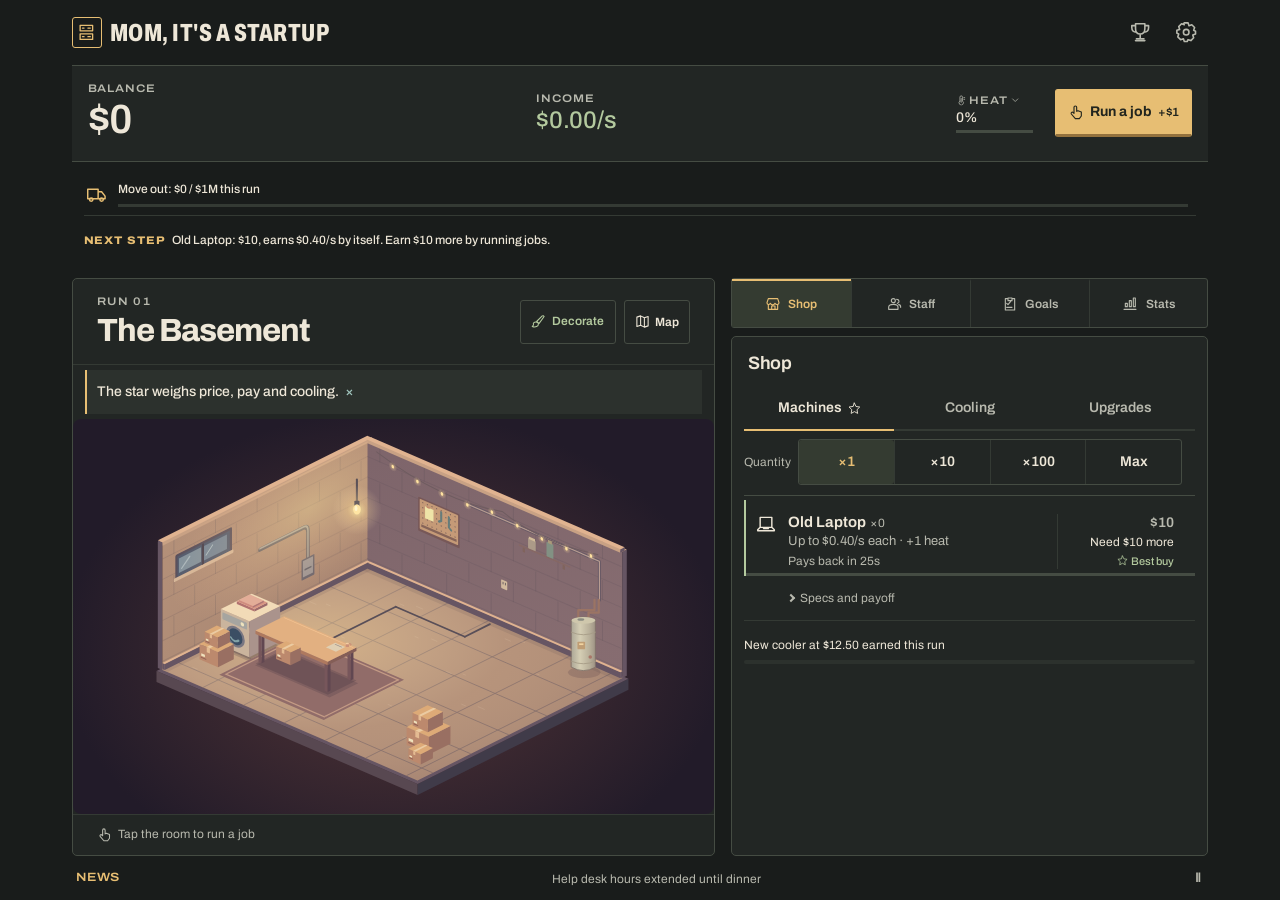
<file: index.html>
<!doctype html>
<html lang="en" data-release="live">
<head>
  <meta charset="utf-8">
  <meta name="viewport" content="width=device-width, initial-scale=1, viewport-fit=cover">
  <title>Mom, It's a Startup</title>
  <meta name="color-scheme" content="dark">
  <meta name="theme-color" content="#191c1b">
  <link rel="manifest" data-href="./manifest.webmanifest">
  <link rel="icon" type="image/png" sizes="32x32" href="./icons/favicon.png">
  <link rel="apple-touch-icon" sizes="180x180" href="./icons/apple-touch-icon.png">
  <link rel="stylesheet" href="style.css">
  <link rel="stylesheet" href="design-assets.css">
  <link rel="stylesheet" href="room-scene.css">
  <link rel="stylesheet" href="shell.css">
</head>
<body class="game-screen">
  <main class="layout">
    <header class="topbar">
      <div class="identity"><span class="brand-mark"><svg class="ui-icon" aria-hidden="true" focusable="false"><use href="#icon-server"></use></svg></span><h1 class="brand">Mom, It's a Startup</h1><span id="preview-badge" hidden>Preview</span></div>
      <div class="header-tools">
        <button type="button" id="achievements-btn" aria-label="Achievements" aria-haspopup="dialog" aria-controls="achievements-dialog"><svg class="ui-icon" aria-hidden="true" focusable="false"><use href="#icon-trophy"></use></svg><span class="news-sr" id="achievement-count">0/0</span></button>
        <button type="button" id="settings-btn" aria-label="Settings" aria-haspopup="dialog" aria-controls="settings-dialog"><svg class="ui-icon" aria-hidden="true" focusable="false"><use href="#icon-settings"></use></svg></button>
      </div>
    </header>
    <section class="hud" aria-label="Startup finances and heat">
      <div class="balance"><span class="hud-label">Balance</span><strong id="money">$0</strong></div>
      <div class="income"><span class="hud-label">Income</span><strong id="income">$0/s</strong><span id="tap-boost" hidden></span><span class="news-sr" id="income-source">from machines</span><span id="income-flow" aria-hidden="true"></span></div>
      <div class="heat-chip-wrap">
        <button type="button" id="heat-chip" aria-controls="thermal-panel" aria-expanded="false" aria-label="Heat and power">
          <span class="heat-caption"><svg class="ui-icon" aria-hidden="true" focusable="false"><use href="#icon-heat"></use></svg> Heat <svg class="ui-icon" aria-hidden="true" focusable="false"><use href="#icon-chevron"></use></svg></span><strong id="heat-percent">0%</strong><span class="bar"><span class="bar-fill" id="heat-fill"></span></span>
          <span id="fireproof-badge" class="signature-chip" hidden>Fireproof</span>
        </button>
        <div id="thermal-panel" hidden>
          <h2>Heat and power</h2>
          <span id="heat-text"></span>
          <span id="orbital-heat-rule" hidden></span>
          <div id="fire-risk" hidden>
            <div class="meter-label"><span>Fire risk</span><span id="fire-risk-value"></span></div>
            <div class="bar" aria-hidden="true"><div class="bar-fill" id="fire-risk-fill"></div></div>
          </div>
          <div class="thermal-readout">
            <span id="cooling-reserve"></span>
            <span class="throttle" id="throttle" hidden></span>
          </div>
          <span id="sysadmin-receipt" hidden></span>
        <div id="power-control" hidden>
          <div class="power-caption">
            <label for="power-slider">Power <span id="power-value" aria-hidden="true"></span></label>
            <span id="power-readout"></span>
          </div>
          <div class="power-track">
            <div class="power-rail" aria-hidden="true">
              <span id="power-best"><span>best</span></span>
            </div>
            <input id="power-slider" type="range" aria-describedby="power-readout power-target power-cap-label">
          </div>
          <span id="power-target" class="news-sr"></span>
          <span id="power-cap-label" hidden></span>
        </div>
          <button type="button" class="btn" id="heat-close">Done</button>
        </div>
      </div>
      <div class="hud-job">        <button type="button" class="job-btn" id="job-btn" aria-describedby="tap-equivalent" aria-keyshortcuts="Space">
          <svg class="ui-icon" aria-hidden="true" focusable="false"><use href="#icon-tap"></use></svg><span class="job-title">Run a job</span>
          <span class="job-value" id="job-value">+$1</span>
          <span id="tap-receipt" aria-hidden="true"></span>
          <span id="tap-streak" aria-hidden="true"></span>
          <span id="streak-meter" aria-hidden="true"></span>
        </button>
</div>
    </section>
        <section class="goal-strip" id="goal-strip" data-phase="move" aria-labelledby="goal-title">
      <span class="goal-icon" id="goal-icon" aria-hidden="true"></span>
      <div class="goal-copy">
        <h2 id="goal-title">Move out</h2>
        <div class="goal-track" id="goal-track" role="progressbar" aria-labelledby="goal-title" aria-valuemin="0" aria-valuemax="100" aria-valuenow="0">
          <div class="goal-fill" id="goal-fill"></div>
        </div>
        <p id="goal-detail" hidden></p>
        <p id="board-completion" hidden></p>
      </div>
      <div class="goal-actions" id="goal-actions">
        <button type="button" id="move-btn" class="move-btn" aria-describedby="goal-title" hidden>Move out</button>
        <button type="button" id="sell-btn" class="btn" aria-describedby="goal-title" hidden>Sell startup</button>
        <button type="button" id="board-btn" class="btn" hidden>Board Room</button>
      </div>
      <div class="next-step" id="next-step" hidden>
        <p><span class="next-step-label">Next step</span> <span id="next-step-text"></span></p>
        <button type="button" id="next-step-action" aria-describedby="next-step-text" hidden></button>
      </div>
      <span class="news-sr" id="next-step-announcement" role="status" aria-atomic="true"></span>
    </section>

    <div class="game-board">
      <section class="room-panel" aria-labelledby="room-title">
        <header class="scene-heading">
          <div class="location-copy"><span class="room-kicker" id="run-number">Run 01</span>
            <h2 id="room-title">The Basement</h2><p id="room-terms" hidden></p></div>
          <div class="location-actions"><span id="reputation" hidden></span>
            <button type="button" class="decor-toggle" id="decorate-btn" aria-expanded="false" aria-controls="decor-workbench"><svg class="ui-icon" aria-hidden="true" focusable="false"><use href="#icon-brush"></use></svg><span>Decorate</span><i id="decor-dot" class="nav-dot" aria-label="New decorations" hidden></i></button>
            <button type="button" class="decor-action" id="decor-done" hidden><svg class="ui-icon" aria-hidden="true" focusable="false"><use href="#icon-check"></use></svg>Done</button>
            <button type="button" id="location-map" aria-label="Open the location map" aria-haspopup="dialog" aria-controls="modal"><svg class="ui-icon" aria-hidden="true" focusable="false"><use href="#icon-map"></use></svg><span>Map</span><span id="location" class="news-sr">Parents' Basement</span></button>
          </div>
        </header>
        <div id="notice-slot">
        <div id="fire-alarm" hidden>
          <strong role="alert">FIRE ALARM: lower Power or add cooling!</strong>
          <span id="fire-countdown" role="timer" aria-live="off"></span>
        </div>
  <button type="button" id="first-tip" hidden><span id="first-tip-text"></span><span aria-hidden="true"> ×</span></button>
  <span class="news-sr" id="tip-announcement" role="status" aria-atomic="true"></span>
  <div id="decor-toast" role="status" aria-atomic="true" hidden><span id="decor-toast-icon" aria-hidden="true"></span><span id="decor-toast-text"></span></div>
  <div id="achievement-toast" role="status" aria-atomic="true">
    <span id="achievement-toast-icon" aria-hidden="true"></span>
    <span id="achievement-toast-text"></span>
  </div>

<div id="moment-banner" role="status" aria-atomic="true"></div></div>
                <div class="room-stage">
          <div class="room" id="room" data-location="basement" data-stage="0">
            <div class="room-inventory" id="room-inventory"></div>
            <div class="fire-atmosphere" aria-hidden="true">
              <div class="fire-char"></div>
              <div class="fire-smoke"><i></i><i></i><i></i><i></i></div>
              <div class="fire-flames"></div>
            </div>
            <div class="fire-report">
              <strong id="fire-moment" role="status"></strong>
              <span id="fire-payout" role="status"></span>
            </div>
          </div>
          <div class="priority-track" id="priority-track" hidden>
            <button type="button" id="priority-request" aria-label="Catch priority request" hidden>
              <span class="priority-chip" aria-hidden="true">ϟ</span>
            </button>
          </div>
          <span id="priority-receipt" role="status"></span>
        </div>

        <div class="room-foot"><span><svg class="ui-icon" aria-hidden="true" focusable="false"><use href="#icon-tap"></use></svg> Tap the room to run a job</span><span id="tap-multiplier" class="signature-chip" hidden>2× taps</span><span id="tap-equivalent" hidden></span></div>
        <div id="decor-tools" hidden><span><svg class="ui-icon" aria-hidden="true" focusable="false"><use href="#icon-brush"></use></svg><span id="decor-room-help">Tap a spot to decorate</span></span><button type="button" class="decor-action" id="decor-snapshot"><svg class="ui-icon" aria-hidden="true" focusable="false"><use href="#icon-camera"></use></svg> Snapshot</button></div>
        <p id="fire-rebuild" hidden></p>
          <section id="incident-banner" class="incident" aria-labelledby="incident-title" hidden>
    <div class="incident-heading">
      <h3 id="incident-title" aria-live="polite"></h3>
      <span id="incident-time" role="timer"></span>
    </div>
    <p id="incident-detail"></p>
    <div id="incident-actions" class="incident-actions">
      <button type="button" id="incident-accept" class="btn primary"></button>
      <button type="button" id="incident-decline" class="btn"></button>
    </div>
    <div class="incident-clock" aria-hidden="true"><span id="incident-remaining"></span></div>
  </section>


      </section>
      <aside id="decor-workbench" aria-labelledby="decor-heading" hidden>
        <header class="decor-heading"><div><span id="decor-category">Decorate</span><h2 id="decor-heading" tabindex="-1">Choose a spot</h2></div>
          <button type="button" id="decor-picker-close" class="decor-action" aria-label="Choose another spot" hidden><svg class="ui-icon" aria-hidden="true" focusable="false"><use href="#icon-close"></use></svg></button></header>
        <nav id="decor-slots" aria-label="Decoration slots"></nav>
        <div id="decor-picker" hidden><div id="decor-items"></div>
          <div class="decor-commit"><button type="button" class="btn" id="decor-default">Default</button><button type="button" class="btn primary" id="decor-use">Use</button></div>
        </div>
        <span class="news-sr" role="status" id="decor-status"></span>
      </aside>
      <button type="button" id="sheet-scrim" aria-label="Close panel" tabindex="-1" hidden></button>
      <aside id="game-sheet" aria-labelledby="sheet-title" data-sheet="shop" data-size="half">
        <header class="sheet-head">
          <button type="button" id="sheet-grip" aria-label="Expand panel"><span></span></button>
          <div class="sheet-heading"><h2 id="sheet-title" tabindex="-1">Shop</h2><button type="button" id="sheet-close" aria-label="Close panel"><svg class="ui-icon" aria-hidden="true" focusable="false"><use href="#icon-close"></use></svg></button></div>
        </header>
        <div id="sheet-scroll">
          <section id="sheet-shop">      <div class="panel shop">
        <fieldset class="shop-quantity" id="shop-quantity">
          <legend>Quantity</legend>
          <div class="quantity-options">
            <label><input type="radio" name="quantity" value="1" checked><span>×1</span></label>
            <label><input type="radio" name="quantity" value="10"><span>×10</span></label>
            <label><input type="radio" name="quantity" value="100"><span>×100</span></label>
            <label><input type="radio" name="quantity" value="max"><span>Max</span></label>
          </div>
        </fieldset>
        <div class="unlock-teaser" id="unlock-teaser" hidden>
          <span id="unlock-text"></span>
          <progress id="unlock-progress" max="100" value="0" aria-labelledby="unlock-text"></progress>
        </div>
        <div id="shop-tabs" class="shop-tabs" role="tablist" aria-label="Shop categories"></div>
        <section id="shop-panel-machine" role="tabpanel" aria-labelledby="shop-tab-machine" tabindex="0">
          <div class="cards" id="shop-machine"></div>
        </section>
        <section id="shop-panel-cooler" role="tabpanel" aria-labelledby="shop-tab-cooler" tabindex="0" hidden>
          <div class="cards" id="shop-cooler"></div>
          <p class="muted empty-note" id="cooler-empty">Cooling equipment appears as you earn.</p>
        </section>
        <section id="shop-panel-upgrade" role="tabpanel" aria-labelledby="shop-tab-upgrade" tabindex="0" hidden>
          <div class="cards" id="shop-upgrade"></div>
          <p class="muted empty-note" id="upgrade-empty">Upgrades appear as you get close to affording them.</p>
          <div class="installed" id="installed" hidden></div>
        </section>
        <section id="shop-panel-staff" role="tabpanel" aria-labelledby="shop-tab-staff" tabindex="0" hidden>
          <div class="cards" id="shop-staff"></div>
          <div id="manager-budget-control" hidden>
            <label for="manager-budget">Purchasing budget <output id="manager-budget-value" for="manager-budget">50%</output></label>
            <input id="manager-budget" type="range" aria-describedby="manager-budget-help">
            <p id="manager-budget-help">The most the Manager can spend on one Best buy, including its cooling.</p>
          </div>
        </section>
      </div>
</section>
          <section id="sheet-staff" hidden><p id="staff-lock" class="empty-state">Staff will appear as your startup grows.</p></section>
          <section id="sheet-goals" hidden><button type="button" id="goals-toggle" aria-expanded="false" aria-controls="goals-panel" hidden>Today's to-do list <span class="claim-dot" hidden></span></button>
            <p id="goals-lock" class="empty-state">Buy your first laptop to get your first to-do list.</p>        <section id="goals-panel" aria-labelledby="goals-heading" hidden>
          <div class="goals-heading">
            <h3 id="goals-heading">Today's to-do list</h3>
            <button type="button" id="goals-close" aria-label="Close to-do list">×</button>
          </div>
          <ol id="goal-slots"></ol>
          <p id="goal-swap-time"></p>
          <span id="goals-receipt" role="status"></span>
        </section></section>
          <section id="sheet-stats" hidden><div id="sheet-stat-values"></div>      <div class="panel log-panel">
        <h2>Log</h2>
        <ol class="log" id="log" aria-live="polite"></ol>
      </div>
        <div id="overtime-panel" class="reward-offer" hidden>
          <button type="button" class="btn" id="overtime-watch" data-ad-offer aria-describedby="overtime-detail" hidden>Overtime Boost</button>
          <p id="overtime-detail" class="muted"></p>
          <p id="overtime-notice" role="status"></p>
        </div>  <footer class="footer">
    <span id="save-status" class="muted">Not saved yet</span>
    <button type="button" id="reset-btn" class="link-btn">Reset game</button>
  </footer>

</section>
        </div>
      </aside>
      <nav class="game-nav" aria-label="Game panels"><button type="button" data-open-sheet="shop" aria-controls="game-sheet" aria-expanded="false"><svg class="ui-icon" aria-hidden="true" focusable="false"><use href="#icon-shop"></use></svg><span>Shop</span><i class="nav-dot" hidden></i></button><button type="button" data-open-sheet="staff" aria-controls="game-sheet" aria-expanded="false"><svg class="ui-icon" aria-hidden="true" focusable="false"><use href="#icon-staff"></use></svg><span>Staff</span><i class="nav-dot" hidden></i></button><button type="button" data-open-sheet="goals" aria-controls="game-sheet" aria-expanded="false"><svg class="ui-icon" aria-hidden="true" focusable="false"><use href="#icon-goals"></use></svg><span>Goals</span><i class="nav-dot" hidden></i></button><button type="button" data-open-sheet="stats" aria-controls="game-sheet" aria-expanded="false"><svg class="ui-icon" aria-hidden="true" focusable="false"><use href="#icon-stats"></use></svg><span>Stats</span><i class="nav-dot" hidden></i></button></nav>
    </div>
        <button type="button" id="news-ticker" aria-describedby="news-help">
      <span class="news-label" aria-hidden="true">News</span>
      <span class="news-window"><span id="news-headline"></span></span>
      <span class="news-pause" aria-hidden="true">Ⅱ</span>
    </button>
    <span class="news-sr" id="news-help">News ticker. Activate to pause for ten seconds.</span>

  </main>
  <dialog id="decor-photo" class="modal" aria-labelledby="decor-photo-title">
    <header class="decor-heading"><h2 id="decor-photo-title">Room snapshot</h2><button type="button" class="decor-action" id="decor-photo-close" aria-label="Close snapshot"><svg class="ui-icon" aria-hidden="true" focusable="false"><use href="#icon-close"></use></svg></button></header>
    <img id="decor-photo-preview" alt="Snapshot of your room" hidden>
    <p id="decor-photo-status" role="status"></p>
    <div class="decor-photo-actions"><button type="button" class="btn" id="decor-share" hidden>Share</button><button type="button" class="btn primary" id="decor-download" hidden>Download PNG</button></div>
  </dialog>
  <dialog id="settings-dialog" class="modal" aria-labelledby="settings-title">
    <header class="settings-heading">
      <h2 id="settings-title">Settings</h2>
      <button type="button" id="settings-close" class="btn" autofocus>Close</button>
    </header>
    <div class="settings-sections">
      <section aria-labelledby="settings-display">
        <h3 id="settings-display">Display and sound</h3>
        <div class="settings-toggles">
          <button type="button" class="btn" id="sound-toggle">Sound and haptics</button>
          <button type="button" class="btn" id="effects-toggle">Effects: Full</button>
          <button type="button" class="btn" id="ticker-toggle" aria-pressed="true">Ticker on</button>
          <button type="button" class="btn" id="tips-toggle" aria-pressed="true">Tips on</button>
          <button type="button" class="btn" id="notation-toggle">Numbers: Standard</button>
        </div>
      </section>
      <section aria-labelledby="settings-keys" class="settings-keys">
        <h3 id="settings-keys">Keyboard shortcuts</h3>
        <p><kbd>Space</kbd> run a job · <kbd>1</kbd>–<kbd>4</kbd> buy ×1, ×10, ×100, Max · <kbd>M</kbd> <kbd>C</kbd> <kbd>U</kbd> <kbd>H</kbd> Machines, Cooling, Upgrades, Hires</p>
      </section>
      <section id="reward-settings" aria-labelledby="reward-settings-title" hidden>
        <h3 id="reward-settings-title">Optional rewards</h3>
        <div class="settings-actions">
          <button type="button" class="btn" id="reward-toggle" aria-pressed="true">Show ad offers: On</button>
          <button type="button" class="btn" id="ad-privacy" hidden>Manage ad privacy choices</button>
        </div>
      </section>
      <section aria-labelledby="settings-backup">
        <h3 id="settings-backup">Save backup</h3>
        <p>Take your startup to another device or keep a copy for later.</p>
        <button type="button" class="btn" id="preview-copy" hidden>Copy my real save into the preview</button>
        <button type="button" class="btn primary" id="backup-export">Export backup</button>
        <div id="backup-output" class="backup-box" hidden>
          <label for="backup-code">Your backup code</label>
          <textarea id="backup-code" rows="2" readonly spellcheck="false" dir="ltr"></textarea>
          <div class="settings-actions">
            <button type="button" class="btn" id="backup-copy">Copy</button>
            <button type="button" class="btn" id="backup-share" hidden>Share</button>
            <button type="button" class="btn" id="backup-download">Download</button>
          </div>
        </div>
        <p id="backup-export-status" class="settings-notice" role="status"></p>
        <div class="backup-import">
          <label for="backup-input">Import a backup</label>
          <textarea id="backup-input" rows="2" placeholder="Paste a backup code here" autocapitalize="none" autocomplete="off" spellcheck="false" dir="ltr"></textarea>
          <div class="settings-actions">
            <button type="button" class="btn" id="backup-preview">Preview backup</button>
            <button type="button" class="btn" id="backup-pick">Choose .txt file</button>
            <input type="file" id="backup-file" accept=".txt,text/plain" aria-label="Backup text file" hidden>
          </div>
        </div>
        <p id="backup-import-status" class="settings-notice" role="status"></p>
        <div id="backup-confirmation" class="backup-box" role="group" aria-labelledby="backup-question" aria-describedby="backup-summary" hidden>
          <h4 id="backup-question">Replace your current game with this backup?</h4>
          <p id="backup-summary"></p>
          <div class="settings-actions">
            <button type="button" class="btn primary" id="backup-replace">Replace</button>
            <button type="button" class="btn" id="backup-cancel">Cancel</button>
          </div>
        </div>
        <div id="backup-previous" class="backup-box" hidden>
          <p>Your previous save is available in this tab.</p>
          <button type="button" class="btn" id="backup-undo">Undo</button>
        </div>
        <h4 class="snapshot-title">Restore a recent snapshot</h4>
        <p id="snapshot-hint">Each hour you play adds a snapshot here. The latest three stay on this device.</p>
        <ul id="snapshot-list"></ul>
      </section>
      <section aria-labelledby="settings-feedback">
        <h3 id="settings-feedback">Feedback</h3>
        <a class="btn" id="feedback-store" aria-describedby="feedback-test-note" target="_blank" rel="noopener noreferrer" href="https://play.google.com/store/apps/details?id=io.github.les2232.basementdatacenter">Leave feedback on Google Play (testers)</a>
        <p class="muted" id="feedback-test-note">Works once you've joined the test with your Play Store account.</p>
        <div class="settings-actions">
          <a class="settings-link" id="feedback-issues" target="_blank" rel="noopener noreferrer" href="https://github.com/les2232/basement-datacenter-play/issues">Or report it on GitHub</a>
          <button type="button" class="btn" id="feedback-copy">Copy game info</button>
        </div>
        <p id="feedback-status" class="settings-notice" role="status"></p>
        <textarea id="feedback-info" rows="5" aria-label="Game info to copy" readonly hidden></textarea>
      </section>
      <section aria-labelledby="settings-about">
        <h3 id="settings-about">About</h3>
        <p class="about-game">Mom, It's a Startup <span id="settings-version"></span></p>
        <p>Made in a basement</p>
        <a class="settings-link" href="./privacy.html">Privacy policy</a>
      </section>
    </div>
  </dialog>

  <dialog id="modal" class="modal" aria-labelledby="modal-title">
    <h2 id="modal-title"></h2>
    <div id="modal-body"></div>
    <div class="modal-actions" id="modal-actions"></div>
  </dialog>

  <dialog id="perk-dialog" aria-labelledby="perk-title" aria-describedby="perk-instructions">
    <section class="perk-offer">
      <p id="perk-tier"></p>
      <h2 id="perk-title">The investors have an offer</h2>
      <p id="perk-instructions">Choose one permanent perk for this and every future startup.</p>
      <div id="perk-options"></div>
    </section>
  </dialog>

  <dialog id="achievements-dialog" class="modal trophy-dialog" aria-labelledby="trophy-title">
    <header class="trophy-heading">
      <div>
        <h2 id="trophy-title">Trophy cabinet</h2>
        <span id="trophy-total"></span>
      </div>
      <button type="button" id="achievements-close" class="btn">Close</button>
    </header>
    <div class="trophy-tabs" role="tablist" aria-label="Trophy cabinet">
      <button type="button" id="achievements-tab" role="tab" aria-selected="true"
        aria-controls="achievements-view">Achievements</button>
      <button type="button" id="stats-tab" role="tab" aria-selected="false"
        aria-controls="stats-view" tabindex="-1">Stats</button>
    </div>
    <section id="achievements-view" class="trophy-view" role="tabpanel"
      aria-labelledby="achievements-tab" tabindex="0">
      <ul id="achievement-grid"></ul>
    </section>
    <section id="stats-view" class="trophy-view" role="tabpanel"
      aria-labelledby="stats-tab" tabindex="0" hidden>
      <section id="stats-perks" aria-labelledby="stats-perk-title">
        <h3 id="stats-perk-title">Perks</h3>
        <ul id="perk-list"></ul>
        <p id="next-perk"></p>
      </section>
      <section id="stats-board" aria-label="Board Room">
        <button type="button" id="stats-board-btn" class="btn">Board Room</button>
        <p id="board-rewards"></p>
      </section>
      <dl id="stats-list"></dl>
    </section>
  </dialog>
  <canvas id="fx-canvas" aria-hidden="true"></canvas>
  <div id="fire-screen-edge" aria-hidden="true" hidden></div>
  <div id="fire-flash" aria-hidden="true" hidden></div>

  <script src="ads-config.js"></script>
  <script src="economy.js"></script>
  <script src="backup.js"></script>
  <script src="preview.js"></script>
  <script src="icons-ui.js"></script>
  <script src="room-scene.js"></script>
  <script src="room-snapshot.js"></script>
  <script src="shell.js"></script>
  <script src="game.js"></script>
</body>
</html>
</file>
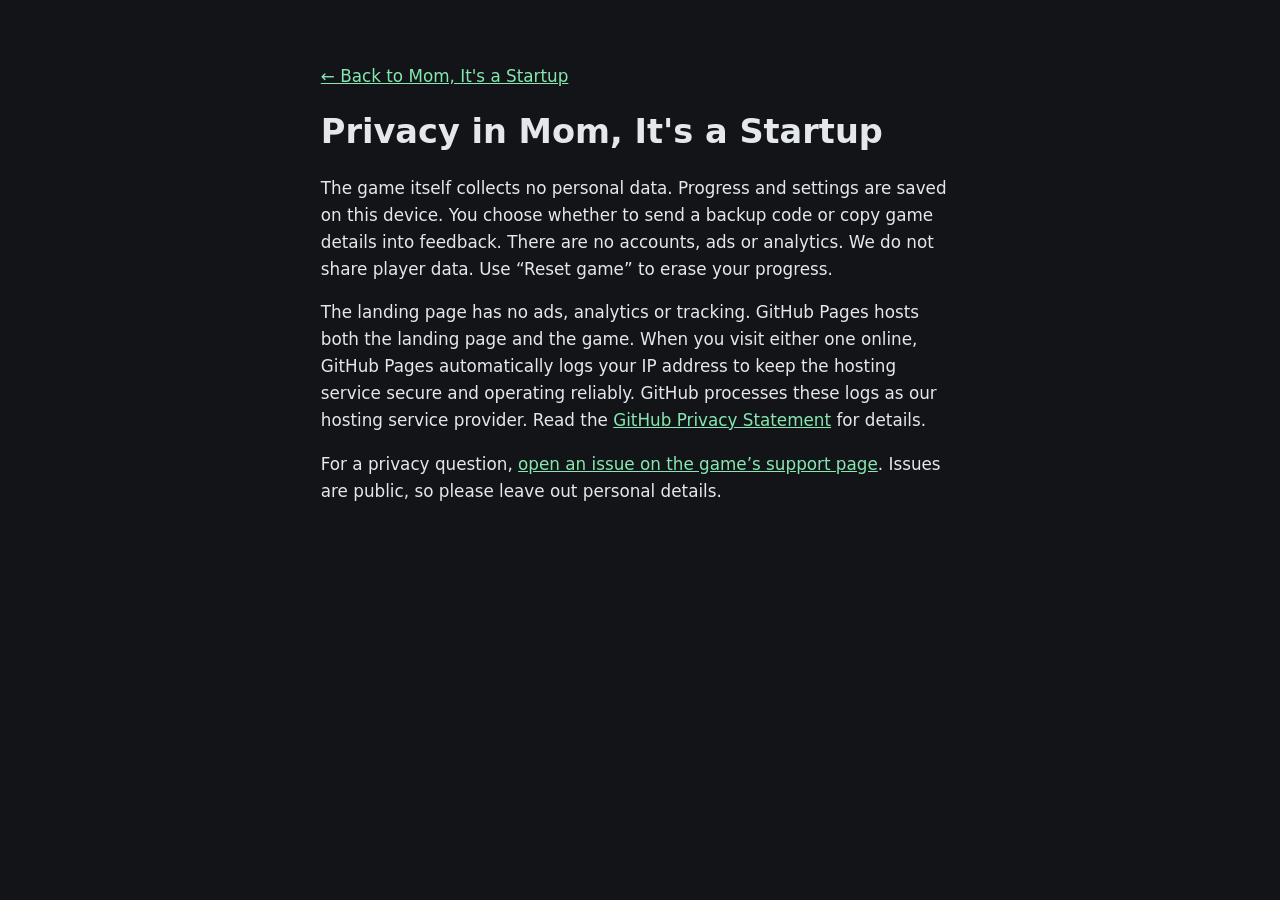
<file: privacy.html>
<!doctype html>
<html lang="en">
<head>
  <meta charset="utf-8">
  <meta name="viewport" content="width=device-width, initial-scale=1">
  <meta name="theme-color" content="#121418">
  <title>Privacy · Mom, It's a Startup</title>
  <style>
    :root { color-scheme: dark; font: 1.05rem/1.6 system-ui, sans-serif; background: #121418; color: #e5e8ea; }
    main { max-width: 38rem; margin: 7vh auto; padding: 0 1.25rem; }
    h1 { line-height: 1.2; } a { color: #86e7b0; }
  </style>
</head>
<body>
  <main>
    <a href="./">← Back to Mom, It's a Startup</a>
    <h1>Privacy in Mom, It's a Startup</h1>
    <p>The game itself collects no personal data. Progress and settings are saved on this device. You choose whether to send a backup code or copy game details into feedback. There are no accounts, ads or analytics. We do not share player data. Use “Reset game” to erase your progress.</p>
    <p>The landing page has no ads, analytics or tracking. GitHub Pages hosts both the landing page and the game. When you visit either one online, GitHub Pages automatically logs your IP address to keep the hosting service secure and operating reliably. GitHub processes these logs as our hosting service provider. Read the <a href="https://docs.github.com/en/site-policy/privacy-policies/github-general-privacy-statement">GitHub Privacy Statement</a> for details.</p>
    <p>For a privacy question, <a href="https://github.com/les2232/basement-datacenter-play/issues">open an issue on the game’s support page</a>. Issues are public, so please leave out personal details.</p>
  </main>
</body>
</html>
</file>
<file: style.css>
:root {
  --bg: #121418;
  --panel: #1b1f26;
  --panel-2: #232833;
  --line: #2f3542;
  --text: #e7eaf0;
  --muted: #8a93a3;
  --accent: #5be49b;      /* money / good */
  --accent-dim: #2c6e4c;
  --warn: #f5b84a;
  --hot: #ff5d5d;
  --cool: #6cc7ff;
  --mono: Archivo, sans-serif;
  --radius: 10px;
  --tap-target: 44px;
}

* { box-sizing: border-box; }

html, body {
  margin: 0;
  background: var(--bg);
  color: var(--text);
  font: 15px/1.45 Archivo, sans-serif;
}

html { overscroll-behavior-y: contain; }
button {
  font: inherit;
  color: inherit;
  min-width: var(--tap-target);
  min-height: var(--tap-target);
  touch-action: manipulation;
}
.job-btn, .card {
  -webkit-user-select: none;
  user-select: none;
  -webkit-tap-highlight-color: transparent;
}
[hidden] { display: none !important; }
.muted { color: var(--muted); font-weight: normal; }

/* ---------- layout ---------- */

.topbar {
  display: flex;
  align-items: center;
  justify-content: space-between;
  gap: 12px;
  flex-wrap: wrap;
  padding: 14px 20px;
  border-bottom: 1px solid var(--line);
}
.brand { margin: 0; font-size: 20px; letter-spacing: 0.02em; display: flex; align-items: center; gap: 10px; }
.led {
  width: 10px; height: 10px; border-radius: 50%;
  background: var(--accent);
  box-shadow: 0 0 8px var(--accent);
  animation: blink 2.4s infinite;
}
.location {
  display: inline-flex; align-items: center; gap: 7px; justify-self: start;
  padding: 4px 8px; border: 1px solid var(--line); border-radius: 8px;
  background: var(--panel); color: var(--text); cursor: pointer;
}
.map-link { font: 600 12px/1 var(--mono); color: var(--cool); }
.location:focus-visible { outline: 2px solid var(--cool); outline-offset: 1px; }
#reputation { color: #ffe09c; font: 650 13px/1.4 var(--mono); overflow-wrap: anywhere; }
.header-tools { display: flex; align-items: center; flex-wrap: wrap; justify-content: flex-end; gap: 6px 12px; }
#settings-btn {
  border: 1px solid var(--line); border-radius: 8px; background: var(--panel);
  font-size: 19px; cursor: pointer;
}
@media (max-width: 580px) {
  .topbar { padding: 10px 16px; gap: 6px; }
  .header-tools { width: 100%; justify-content: space-between; gap: 4px; }
  .location { font-size: 13px; }
}

.layout {
  display: grid;
  grid-template-columns: minmax(0, 1fr) minmax(0, 1fr);
  gap: 18px;
  max-width: 1180px;
  margin: 0 auto;
  padding: 18px 20px;
}
.col { display: flex; flex-direction: column; gap: 16px; min-width: 0; }
@media (max-width: 720px), (max-width: 860px) and (orientation: portrait) {
  /* Stack phones and portrait tablets. Wider landscape tablets use the two-column layout. */
  .layout { grid-template-columns: minmax(0, 1fr); padding: 14px 16px; }
  .col { display: contents; }
  .status { order: 1; }
  .job-control { order: 2; }
  .room-panel { order: 3; }
  .shop { order: 4; }
  .log-panel { order: 5; }
}

.panel {
  background: var(--panel);
  border: 1px solid var(--line);
  border-radius: var(--radius);
  padding: 14px 16px;
}
.panel h2 { margin: 0 0 10px; font-size: 14px; text-transform: uppercase; letter-spacing: 0.08em; color: var(--muted); }
.panel h2 small { text-transform: none; letter-spacing: 0; font-weight: normal; margin-left: 6px; opacity: 0.8; }

/* ---------- status ---------- */

.cash-line { display: flex; align-items: center; justify-content: space-between; gap: 8px; }
#tap-boost { color: var(--accent); font: 600 13px/1.3 var(--mono); text-align: right; }
.money {
  font-family: var(--mono);
  font-size: 40px;
  font-weight: 700;
  color: var(--accent);
  line-height: 1.1;
}
.income { font-family: var(--mono); margin-top: 2px; }
.cash-line, .income, .meter-label, .thermal-readout { contain: inline-size layout; }
.cash-line { min-height: 44px; }
.income { min-height: 1.5em; }
.heat-meter .bar { contain: strict; }
#heat-fill { will-change: transform; }
#heat-fill.automated-heat { transition: none; }
.thermal-readout {
  min-height: 24px;
  display: grid;
  align-items: end;
  font-size: 13px;
  font-variant-numeric: tabular-nums;
  color: var(--muted);
}
.throttle {
  color: var(--hot);
  font-weight: 600;
}

.meter { margin-top: 12px; }
.meter-label { display: flex; justify-content: space-between; gap: 10px; font-size: 13px; margin-bottom: 4px; flex-wrap: wrap; }
.meter-label span:last-child { font-family: var(--mono); }
.bar { height: 10px; background: var(--panel-2); border-radius: 99px; overflow: hidden; }
.bar-fill {
  height: 100%; border-radius: 99px; background: var(--accent);
  transform: scaleX(0); transform-origin: left; transition: transform 0.18s ease-out;
}
.bar-fill.warm { background: var(--warn); }
.bar-fill.hot { background: var(--hot); animation: pulse 1s infinite; }

#fire-risk { margin-top: 7px; }
#fire-risk .meter-label { color: #ffd397; }
#fire-risk-fill { background: linear-gradient(90deg, #fac25a, #ff9559); }
#fire-risk[data-stage="smoke"] #fire-risk-fill { background: linear-gradient(90deg, #ffb04a, #fa7049); }
#fire-risk[data-stage="alarm"] #fire-risk-fill { background: linear-gradient(90deg, #ff9755, #ff5050); }
#fire-alarm {
  position: relative; display: flex; align-items: baseline; justify-content: space-between;
  gap: .2rem .6rem; flex-wrap: wrap; margin-top: 6px; padding: 7px 10px;
  border: 1px solid #fa796e; border-left: 4px solid #ff7667; border-radius: 6px;
  background: #441d24; color: #ffe8df; font-size: 13px;
}
#fire-alarm::after {
  content: ''; position: absolute; inset: 0; border-radius: inherit; pointer-events: none;
  box-shadow: inset 0 0 12px 2px #ff625d77; animation: fire-alarm-light 1.4s ease-in-out infinite alternate;
}
#fire-countdown { font: 700 14px var(--mono); white-space: nowrap; }
@keyframes fire-alarm-light { from { opacity: .15; } to { opacity: .9; } }

/* The room carries the smoke and scorch marks. All effect layers pass touches through. */
.fire-atmosphere, .fire-atmosphere > div, .fire-report {
  position: absolute; inset: 0; overflow: hidden; pointer-events: none;
}
.fire-atmosphere { z-index: 3; }
#fire-rebuild { margin: 0 0 6px; color: #e6b49b; font-size: 13px; }
.fire-char {
  opacity: 0; transition: opacity .5s; background:
    radial-gradient(ellipse at 11% 112%, #0d0906 3%, transparent 50%),
    radial-gradient(ellipse at 91% -10%, #160e09 1%, transparent 38%),
    repeating-linear-gradient(114deg, transparent 0 36px, #1b100c50 37px, transparent 41px),
    linear-gradient(0deg, #1e120d88, #18100b28 62%, #271a12a8);
}
#room[data-charred="true"] .fire-char { opacity: var(--char-level); }
.fire-smoke, .fire-flames { display: none; }
#room:is([data-fire-stage="smoke"], [data-fire-stage="alarm"]) .fire-smoke { display: block; }
.fire-smoke i {
  --drift: 24px; --delay: -1s; --left: 5%;
  position: absolute; top: 60%; left: var(--left); width: 25%; height: 42%;
  border-radius: 50%; background: radial-gradient(ellipse, #bdc0c69e 0%, #888e9770 32%, transparent 70%);
  animation: fire-smoke-rise 4s linear var(--delay) infinite;
}
.fire-smoke i:nth-child(2) { --left: 28%; --delay: -2.5s; --drift: -16px; }
.fire-smoke i:nth-child(3) { --left: 54%; --delay: -3.7s; --drift: 20px; }
.fire-smoke i:nth-child(4) { --left: 75%; --delay: -.2s; --drift: -24px; }
@keyframes fire-smoke-rise {
  0% { opacity: 0; transform: translateY(16%) scale(.6); }
  26% { opacity: .8; } 78% { opacity: .65; }
  100% { opacity: 0; transform: translate(var(--drift), -178%) scale(1.45); }
}
#fire-screen-edge, #fire-flash { position: fixed; inset: 0; z-index: 7; pointer-events: none; }
#fire-screen-edge { background: radial-gradient(ellipse at center, transparent 55%, #777d8566); }
#fire-flash { z-index: 9; background: #fff1c2; animation: fire-flash-out .34s ease-out both; }
@keyframes fire-flash-out { from { opacity: .42; } to { opacity: 0; } }
#room.fire-flare .fire-flames {
  display: block; inset: -15% -10% -25%; transform-origin: bottom;
  background:
    radial-gradient(ellipse at 24% 95%, #ffda67 2%, #ff8a30 18%, transparent 41%),
    radial-gradient(ellipse at 63% 92%, #ffb43e 9%, #e85025 23%, transparent 45%),
    radial-gradient(ellipse at 98% 102%, #ffe389 5%, #fd722e 21%, transparent 48%);
  animation: fire-sweep 1.45s ease-out both;
}
@keyframes fire-sweep {
  0% { opacity: 0; transform: translate(-42%, 40%) scaleY(.5); }
  22% { opacity: .95; } 52% { transform: translate(-3%, -4%) scaleY(1.35); }
  100% { opacity: 0; transform: translate(40%, -25%) scaleY(1.05); }
}
.fire-report {
  z-index: 5; display: flex; flex-direction: column; justify-content: center; align-items: center;
  gap: 7px; padding: 10px; text-align: center;
}
#fire-moment:empty, #fire-payout:empty { display: none; }
#fire-moment {
  padding: .5em .65em; max-width: 100%; border: 1px solid #ff9961; border-radius: 6px;
  color: #ffe3ba; background: #321b15f5; font: 800 clamp(16px, 2.4vw, 26px)/1.15 var(--mono);
}
#fire-payout {
  padding: .35em .55em; border-radius: 4px; color: #bcffd6; background: #10271ff0;
  font: 700 15px var(--mono); animation: fire-payout-rise 2.8s ease-out both;
}
@keyframes fire-payout-rise { from { transform: translateY(8px); } to { transform: translateY(-6px); } }
body.effects-reduced #fire-flash, body.effects-reduced #room.fire-flare .fire-flames { display: none; }
body.effects-reduced .fire-smoke i { top: 22%; opacity: .46; }
body.effects-reduced #room.fire-burning .fire-report { animation: fire-quiet-fade .35s ease-out both !important; }
@media (prefers-reduced-motion: reduce) {
  #fire-flash, #room.fire-flare .fire-flames { display: none; }
  .fire-smoke i { top: 22%; opacity: .46; }
  #room.fire-burning .fire-report { animation: fire-quiet-fade .35s ease-out both !important; }
}
@keyframes fire-quiet-fade { from { opacity: .25; } to { opacity: 1; } }

.incident {
  --incident-color: var(--cool);
  position: fixed;
  z-index: 12;
  inset-inline-start: max(12px, calc((100vw - 1140px) / 2));
  bottom: max(12px, env(safe-area-inset-bottom));
  width: min(28rem, calc(100% - 24px));
  max-height: 48dvh;
  overflow: auto;
  padding: 10px 12px;
  border: 1px solid var(--line);
  border-inline-start: 3px solid var(--incident-color);
  border-radius: 8px;
  background: var(--panel-2);
  box-shadow: 0 8px 28px #0008;
}
/* Let the bottom controls scroll clear of a live decision without moving the shop or job button. */
.footer.incident-visible { padding-bottom: min(16rem, 50vh); }
.incident.warning { --incident-color: var(--warn); }
.incident-heading, .incident-actions { display: flex; align-items: baseline; gap: 8px; flex-wrap: wrap; }
.incident-heading { justify-content: space-between; color: var(--incident-color); }
.incident-heading h3 { font-size: 15px; margin: 0; }
#incident-time { font: 13px var(--mono); white-space: nowrap; }
.incident p { font-size: 14px; margin: 4px 0 0; }
.incident-actions { margin-top: 9px; }
.incident .btn { padding: 6px 12px; }
.incident.warning .btn.primary { background: var(--warn); border-color: var(--warn); color: var(--bg); }
.incident .btn:disabled { opacity: 0.55; cursor: not-allowed; }
.incident-clock { position: absolute; inset: auto 0 0; height: 3px; background: #ffffff0e; }
.incident-clock span {
  display: block; height: 100%; background: var(--incident-color);
  transform-origin: left; transition: transform 100ms linear;
}
.incident.warning .incident-clock span {
  background: repeating-linear-gradient(125deg, var(--warn) 0 7px, #74501c 7px 11px);
}
.incident-new { animation: incident-arrives 0.46s cubic-bezier(.16,.8,.3,1); }
.incident-new::after {
  content: ''; position: absolute; inset: 0; border-radius: inherit;
  box-shadow: inset 0 0 0 1px var(--incident-color);
  opacity: 0; pointer-events: none; animation: incident-attention 1.15s ease-out;
}
@keyframes incident-arrives {
  from { transform: translateY(10px); opacity: .4; }
  to { transform: translateY(0); opacity: 1; }
}
@keyframes incident-attention { 20%, 55% { opacity: .85; } 40%, 100% { opacity: 0; } }

.goal-strip {
  --goal-color: #83cffa;
  grid-column: 1 / -1; display: grid; grid-template-columns: auto minmax(0,1fr) auto;
  align-items: center; gap: 12px; padding: 12px 16px; min-height: 66px;
  border: 1px solid var(--line); border-inline-start: 3px solid var(--goal-color); border-radius: var(--radius);
  background: linear-gradient(105deg, #202b35, var(--panel) 70%);
}
.goal-strip:is([data-phase="sell"], [data-phase="ready"]) {
  --goal-color: #ffd184; background: linear-gradient(105deg, #312b24, var(--panel) 70%);
}
.goal-icon { font-size: 24px; line-height: 1; }
#news-ticker {
  grid-column: 1 / -1; display: flex; align-items: center; gap: 9px;
  width: 100%; min-width: 0; height: var(--tap-target); padding: 0 11px;
  overflow: hidden; text-align: left; cursor: pointer;
  border: 1px solid #34434b; border-radius: 7px; background: #172126; color: #d4e5e8;
}
.news-label { flex: none; color: #8cd6c0; font: 700 11px/1 var(--mono); text-transform: uppercase; letter-spacing: .08em; }
.news-window { flex: 1; min-width: 0; overflow: hidden; white-space: nowrap; }
#news-headline { display: inline-block; font-size: 13px; line-height: 1.5; }
.news-pause { flex: none; width: 1em; text-align: center; font: 700 12px/1 var(--mono); color: var(--muted); }
#news-ticker[data-paused="true"] .news-pause { color: var(--accent); }
.news-sr { position: absolute; width: 1px; height: 1px; padding: 0; overflow: hidden; clip-path: inset(50%); white-space: nowrap; }
#first-tip {
  position: fixed; z-index: 25; max-width: calc(100vw - 16px); min-height: var(--tap-target);
  border: 1px solid #749b95; border-radius: 8px; padding: 6px 10px; text-align: left;
  background: #213c39; color: #e3faf2; font-size: 13px; line-height: 1.25;
  box-shadow: 0 3px 9px #0007; cursor: pointer;
}
#first-tip > span:last-child { color: #a0c5bd; margin-left: 3px; }
#first-tip::after { content: ''; position: absolute; left: var(--tip-arrow, 18px); bottom: -5px;
  width: 8px; height: 8px; transform: rotate(45deg); background: #213c39;
  border-right: 1px solid #749b95; border-bottom: 1px solid #749b95; }
#first-tip[data-side="below"]::after { top: -5px; bottom: auto; transform: rotate(225deg); }
#first-tip:focus-visible, #news-ticker:focus-visible { outline: 2px solid var(--cool); outline-offset: -2px; }
@media (max-width: 580px) {
  #news-ticker { padding-inline: 7px; gap: 5px; }
  .news-label { font-size: 10px; }
  #first-tip { font-size: 12px; }
}
.goal-copy { min-width: 0; font-variant-numeric: tabular-nums; }
.goal-actions { display: flex; flex-wrap: wrap; gap: 6px; }
#board-completion { margin: 5px 0 0; color: #a5e2d4; font-size: 13px; }
#goal-title { margin: 0; font-size: 16px; line-height: 1.35; }
#goal-detail { margin: 5px 0 0; color: #d4c8b6; font-size: 13px; }
.goal-track { height: 5px; margin-top: 7px; background: #111921; border-radius: 5px; overflow: hidden; }
.goal-fill { height: 100%; background: var(--goal-color); transform: scaleX(0); transform-origin: left; }
@media (max-width: 580px) {
  .goal-strip { grid-template-columns: auto minmax(0,1fr); gap: 6px 10px; padding: 10px 12px; }
  .goal-strip button { grid-column: 1 / -1; }
  .goal-actions { grid-column: 1 / -1; }
  .goal-actions button { flex: 1; }
}
.move-btn {
  padding: 8px 14px;
  border: 1px solid var(--cool);
  background: rgba(108, 199, 255, 0.12);
  color: var(--cool);
  border-radius: 8px;
  font-weight: 700;
  cursor: pointer;
}
#sell-btn, .btn.sale-confirm { background: #ffd780; color: #2b210c; border-color: #ffd780; }
.sale-quote {
  display: grid; gap: 4px; padding: 12px 14px; margin: 12px 0;
  border-inline-start: 3px solid #e3b456; background: #29261f; border-radius: 4px;
}
.sale-gain { color: #ffe2a2; font-size: 18px; }
.sale-total, .sale-bonus { font-variant-numeric: tabular-nums; }
.sale-double { color: #ffe2a2; }

/* ---------- the big button ---------- */

.job-btn {
  display: flex;
  flex-direction: column;
  align-items: center;
  gap: 2px;
  width: 100%;
  padding: 20px;
  border: 2px solid var(--accent);
  border-radius: 14px;
  background: linear-gradient(180deg, #1f3a2c, #172a20);
  cursor: pointer;
  transition: transform 0.06s;
  box-shadow: 0 0 0 rgba(91, 228, 155, 0);
}
.job-title { font-size: 22px; font-weight: 700; }
.job-value { font-family: var(--mono); color: var(--accent); }
#tap-equivalent { margin: 5px 0 0; text-align: center; font-size: 13px; color: var(--muted); }
.reward-offer { margin: 10px auto 0; text-align: center; }
.reward-offer p, .reward-receipt { margin: 4px 0 0; font-size: 13px; }
.reward-offer p:empty, .reward-receipt:empty { display: none; }
#overtime-watch, #offline-watch { max-width: 100%; color: var(--cool); }
#overtime-watch:disabled { opacity: 1; color: var(--accent); cursor: default; }
#overtime-notice, .reward-receipt { color: var(--cool); }
#tap-receipt {
  position: absolute; left: 9px; bottom: 8px; color: #c7ffdf;
  font: 700 11px/1.1 var(--mono); pointer-events: none;
}

/* ---------- the room ---------- */

.room {
  display: grid; grid-template-rows: 91px minmax(0,1fr); height: 277px;
  contain: strict;
  border: 1px solid #38414c; border-radius: 8px;
}
.room-inventory {
  contain: strict;
  display: grid; grid-template-columns: repeat(auto-fit,minmax(min(100%, 175px),1fr));
  align-content: start; align-items: end; gap: 9px 14px; padding: 10px 12px 12px;
  min-height: 0; overflow-y: auto; scrollbar-width: thin; scrollbar-color: #536072 transparent;
}
.room-inventory.is-empty { align-content: center; }
.room-empty { margin: auto; color: #acb5c1; font-style: normal; text-align: center; }
.room-group { display: flex; flex-direction: column; gap: 2px; min-width: 0; }
.room-group[data-equipment="laptop"] .room-tokens {
  position: relative; width: fit-content; min-width: min(94px,100%); max-width: 100%; margin-bottom: 3px;
  padding-inline: 4px; border-bottom: 3px solid #88694c; box-shadow: 0 2px #453c35;
}
.room-group[data-equipment="laptop"] .room-tokens::after {
  content: ''; position: absolute; inset: auto 4px -7px; height: 4px; border-inline: 3px solid #6e594a;
}
.room-group:is([data-equipment="rack"],[data-equipment="gpu"],[data-equipment="cluster"],[data-equipment="mainframe"]) .room-tokens {
  padding-inline: 3px; border-inline: 2px solid #586b78; border-bottom: 2px solid #394954;
}
#room-sibling { order: 20; }
.room-label { color: var(--muted); font-size: 12px; }
.sibling-desk {
  position: relative; width: 50px; height: 36px; border-bottom: 3px solid #93644f;
  border-radius: 2px; background: radial-gradient(ellipse at bottom, #35566b 4%, transparent 70%);
}
.sibling-head { position: absolute; left: 2px; bottom: 4px; font-size: 25px; line-height: 1; }
.sibling-keyboard {
  position: absolute; right: 1px; bottom: 0; width: 27px; height: 6px;
  border: 1px solid #95b5bf; border-bottom-width: 2px; border-radius: 2px; transform: skewX(-16deg);
  background: repeating-linear-gradient(90deg, #38515f 0 3px, #a5bec6 3px 4px);
}
.sibling-hands {
  position: absolute; right: 14px; bottom: 7px; width: 5px; height: 5px; border-radius: 50%;
  background: #ffc49a; box-shadow: 7px -1px 0 #ffc49a; animation: sibling-type var(--job-period) linear infinite;
}
@keyframes sibling-type {
  0%, 72%, 100% { transform: translateY(-2px); }
  86% { transform: translateY(3px); }
}
.heat-meter { position: relative; }
#power-control { --power-thumb: 44px; margin-top: 9px; border-top: 1px solid var(--line); padding-top: 9px; }
.power-caption { display: flex; flex-wrap: wrap; align-items: baseline; justify-content: space-between; gap: 1px 10px; }
.power-caption label { font-weight: 650; }
#power-value { margin-inline-start: 3px; color: var(--cool); font: 650 14px var(--mono); }
#power-readout { color: var(--text); font-size: 12px; font-variant-numeric: tabular-nums; }
.power-track { position: relative; height: calc(var(--power-thumb) + 7px); }
.power-rail { position: absolute; top: calc(var(--power-thumb) / 2 - 3px); height: 6px;
  inset-inline: calc(var(--power-thumb) / 2); border-radius: 5px; background: #45586b; }
#power-best { position: absolute; top: -6px; width: 2px; height: 18px; transform: translateX(-50%);
  background: #ffdb88; border-radius: 2px; }
#power-best span { position: absolute; top: 24px; left: 50%; transform: translateX(-50%);
  color: #ffdb88; font: 650 11px/1 var(--mono); }
#power-slider { position: absolute; inset: 0 0 auto; width: 100%; height: var(--power-thumb); margin: 0; padding: 0;
  appearance: none; background: transparent; touch-action: pan-y; cursor: pointer; }
#power-slider::-webkit-slider-runnable-track { height: 6px; background: transparent; }
#power-slider::-moz-range-track { height: 6px; background: transparent; }
#power-slider::-webkit-slider-thumb {
  appearance: none; box-sizing: border-box; width: var(--power-thumb); height: var(--power-thumb);
  margin-top: calc((6px - var(--power-thumb)) / 2); border: 8px solid transparent; border-radius: 50%;
  background: var(--cool) padding-box; box-shadow: inset 0 0 0 2px #d6f1ff;
}
#power-slider::-moz-range-thumb {
  box-sizing: border-box; width: var(--power-thumb); height: var(--power-thumb); border: 8px solid transparent;
  border-radius: 50%; background: var(--cool) padding-box; box-shadow: inset 0 0 0 2px #d6f1ff;
}
#power-slider:focus-visible { outline: 2px solid var(--cool); outline-offset: -2px; border-radius: 6px; }
@media (forced-colors: active) {
  .power-rail, #power-best { background: CanvasText; }
  #power-best span { color: CanvasText; }
  #power-slider { appearance: auto; }
}
#sysadmin-receipt {
  contain: layout paint; will-change: opacity, transform;
  position: absolute; z-index: 2; right: 0; bottom: 0; max-width: 100%; pointer-events: none;
  border: 1px solid var(--accent-dim); border-radius: 6px; padding: 4px 8px;
  color: var(--accent); background: #17241f; font: 600 12px/1.3 var(--mono);
}
.room-tokens { display: flex; align-items: center; flex-wrap: wrap; gap: 2px; }
#sysadmin-receipt.compact-receipt { width: min(100%, 31ch); text-align: center; font-variant-numeric: tabular-nums; }
.token { font-size: 24px; line-height: 1; display: inline-block; }
.token.spin { animation: spin 1.2s linear infinite; }
.more { font-family: var(--mono); font-size: 12px; color: var(--muted); margin-left: 4px; }

/* ---------- log ---------- */

.log { list-style: none; margin: 0; padding: 0; max-height: 220px; overflow-y: auto; font-size: 14px; }
.log li { padding: 5px 0; border-bottom: 1px dashed var(--line); animation: fade-in 0.4s; }
.log li:last-child { border-bottom: 0; }
.log li.warn { color: var(--warn); }
.log li.good { color: var(--accent); }
.log li.big { color: var(--cool); font-weight: 600; }
.log.full-log { height: 220px; contain: strict; }
.log li.staff-transaction { animation: none; }
.status, .log-panel, .room-panel, .shop, .card-row { contain: layout inline-size style; }

/* ---------- shop cards ---------- */

.shop-quantity { border: 0; margin: 0; padding: 0; min-width: 0; }
.shop-quantity legend { padding: 0; margin-bottom: 5px; font-size: 13px; color: var(--muted); }
.quantity-options {
  display: grid;
  grid-template-columns: repeat(4, minmax(var(--tap-target), 1fr));
  max-width: 22rem;
  padding: 3px;
  border: 1px solid var(--line);
  border-radius: 8px;
  background: var(--bg);
}
.quantity-options label { position: relative; text-align: center; cursor: pointer; touch-action: manipulation; }
.quantity-options input { position: absolute; inset: 0; width: 100%; height: 100%; margin: 0; opacity: 0; cursor: pointer; }
.quantity-options span { display: grid; place-items: center; min-height: var(--tap-target); padding: 4px; border-radius: 5px; font: 600 14px/1.4 var(--mono); }
.quantity-options input:checked + span { background: var(--accent); color: var(--bg); }
.quantity-options input:focus-visible + span { outline: 2px solid var(--cool); outline-offset: 1px; }

.unlock-teaser { margin-top: 12px; font-size: 13px; color: var(--text); }
.shop-tabs {
  display: flex; gap: 2px; margin: 14px 0 10px; padding: 2px;
  border: 1px solid var(--line); border-radius: 8px; background: var(--bg);
}
.shop-tabs button {
  flex: 1 1 0; display: grid; place-content: center; justify-items: center; gap: 1px;
  min-height: var(--tap-target); border: 0; border-radius: 5px; padding: 2px;
  background: transparent; color: var(--muted); font-size: clamp(12px, 2.9vw, 14px);
  font-weight: 650; cursor: pointer;
}
.shop-tabs button[aria-selected="true"] { color: var(--text); background: var(--panel-2); }
.shop-tabs button:focus-visible, .shop [role="tabpanel"]:focus-visible { outline: 2px solid var(--cool); outline-offset: -2px; }
.shop-tab-signals { display: flex; align-items: center; justify-content: center; gap: 4px; height: 9px; }
.shop-tab-dot { width: 6px; height: 6px; border-radius: 50%; background: var(--cool); }
.shop-tab-star { font-size: 10px; line-height: 1; }
#unlock-progress {
  display: block;
  width: 100%;
  height: 4px;
  margin-top: 5px;
  border: 0;
  border-radius: 4px;
  overflow: hidden;
  appearance: none;
  background: var(--panel-2);
}
#unlock-progress::-webkit-progress-bar { background: var(--panel-2); }
#unlock-progress::-webkit-progress-value { background: var(--cool); }
#unlock-progress::-moz-progress-bar { background: var(--cool); }

.cards { display: flex; flex-direction: column; gap: 8px; }
.card {
  display: grid;
  grid-template-columns: 36px minmax(0, 1fr) auto;
  align-items: center;
  gap: 10px;
  width: 100%;
  padding: 10px 12px;
  text-align: left;
  border: 1px solid var(--line);
  border-radius: 8px;
  background: var(--panel-2);
  cursor: pointer;
  transition: opacity 0.15s, transform 0.06s;
}
.card:disabled { cursor: not-allowed; opacity: 0.55; }
.card.affordable { border-color: var(--accent-dim); }
.card.is-best { border-color: #897342; }
.card.is-best:disabled { opacity: .86; }
.card:not(:disabled):active { transform: scale(0.985); }
.card-icon { font-size: 26px; text-align: center; }
.card-main { display: flex; flex-direction: column; min-width: 0; }
.card-title { font-weight: 650; }
.card-owned { font-family: var(--mono); color: var(--muted); font-weight: normal; margin-left: 6px; }
.card-desc { font-size: 13px; font-family: var(--mono); color: var(--text); opacity: 0.85; }
.card-advice { display: grid; margin-top: 3px; font-size: 12px; line-height: 1.35; font-variant-numeric: tabular-nums; }
.card-payback, .card-eta { color: var(--text); }
.card-best { color: #ffdc87; font-weight: 700; }
.card-blurb { font-size: 12px; color: var(--muted); font-style: normal; }
.card-milestone-label { margin-top: 3px; color: var(--cool); font-size: 12px; line-height: 1.3; }
.card-milestone-track { display: block; margin-top: 2px; height: 3px; border-radius: 3px; background: var(--line); }
.card-milestone-fill { display: block; height: 100%; transform: scaleX(0); transform-origin: left; border-radius: inherit; background: var(--cool); }
.card-price { display: grid; align-items: start; align-content: center; text-align: right; overflow-wrap: anywhere; width: 13ch; max-width: 100%; }
.card-price .card-best { font-size: 12px; font-weight: 700; line-height: 1.35; }
.card-shortfall, .card-price .card-best { grid-column: 1; grid-row: 2; }
.card-shortfall:not([hidden]) + .card-best { grid-row: 3; }
.card-cost { font-family: var(--mono); font-weight: 700; color: var(--accent); }
.card-shortfall { font-size: 12px; color: var(--text); font-variant-numeric: tabular-nums; }
.card:disabled .card-cost { color: var(--hot); }

@media (max-width: 480px) {
  .card { grid-template-columns: 30px minmax(0, 1fr); gap: 3px 8px; }
  .card-icon { align-self: start; }
  .card-price { grid-column: 2; text-align: left; width: 100%; grid-template-columns: minmax(0,1fr) minmax(0,1fr); gap: 0 6px; }
  .card-price .card-cost { grid-column: 1; grid-row: 1; }
  .card-price .card-best, .card-shortfall:not([hidden]) + .card-best { grid-column: 2; grid-row: 1 / span 2; text-align: right; }
}

.empty-note { font-size: 13px; margin: 0; }
.installed { margin-top: 12px; display: flex; flex-wrap: wrap; gap: 6px; }
.chip {
  font-size: 12px;
  padding: 3px 8px;
  border-radius: 99px;
  background: var(--panel-2);
  border: 1px solid var(--line);
  color: var(--muted);
}

/* ---------- footer & modal ---------- */

.footer {
  display: flex;
  justify-content: space-between;
  align-items: center;
  gap: 12px;
  max-width: 1180px;
  margin: 0 auto;
  padding: 6px 20px 24px;
  font-size: 13px;
}
.link-btn { background: none; border: 0; color: var(--muted); text-decoration: underline; cursor: pointer; padding: 4px; }

.modal {
  width: min(480px, calc(100vw - 32px));
  border: 1px solid var(--line);
  border-radius: 14px;
  background: var(--panel);
  color: var(--text);
  padding: 20px 22px;
}
.modal::backdrop { background: rgba(5, 6, 8, 0.7); }
.modal h2 { margin: 0 0 10px; font-size: 20px; }
.modal p { margin: 0 0 10px; }
#settings-dialog {
  width: min(580px, calc(100% - 20px)); padding: 0; overflow: hidden;
  max-height: calc(100vh - 24px); max-height: calc(100dvh - 24px);
  box-shadow: 0 12px 56px #0008;
}
#settings-dialog[open] { display: flex; flex-direction: column; }
.settings-heading {
  display: flex; flex: none; align-items: center; justify-content: space-between; gap: 12px;
  padding: 10px 18px; border-bottom: 1px solid var(--line); background: var(--panel-2);
}
.settings-heading h2 { margin: 0; }
.settings-sections { min-height: 0; overflow-y: auto; overscroll-behavior: contain; }
.settings-sections section { padding: 17px 18px; border-bottom: 1px solid var(--line); }
.settings-sections section:last-child { border: 0; }
.settings-sections h3 { margin: 0 0 9px; font-size: 17px; }
.settings-sections h4, .settings-sections label { margin: 0; font-size: 14px; font-weight: 650; }
.settings-sections p { margin: 0 0 10px; font-size: 14px; color: #b2bbca; }
.settings-toggles { display: grid; grid-template-columns: repeat(2, minmax(0, 1fr)); gap: 6px; }
.settings-toggles .btn { padding: 8px; font-size: 14px; }
.settings-toggles .btn[aria-pressed="true"] { color: #bdf2d1; border-color: #375948; }
.settings-actions { display: flex; flex-wrap: wrap; align-items: center; gap: 6px; }
.settings-sections .btn { min-height: var(--tap-target); }
.settings-sections a.btn, .settings-link {
  display: inline-flex; align-items: center; min-height: var(--tap-target);
}
.settings-sections a.btn { color: var(--text); text-decoration: none; }
.settings-link { color: var(--cool); }
.settings-sections textarea {
  display: block; width: 100%; min-height: var(--tap-target); margin: 5px 0 8px;
  resize: vertical; border: 1px solid #536277; border-radius: 6px; padding: 8px 10px;
  background: var(--bg); color: var(--text); font: 13px/1.45 var(--mono);
}
.settings-sections textarea::placeholder { color: #99a4b4; }
#settings-btn:focus-visible, #settings-dialog :focus-visible { outline: 2px solid var(--cool); outline-offset: 1px; }
.backup-import, .backup-box, .settings-sections .snapshot-title { margin-top: 16px; }
.backup-box { border-left: 3px solid var(--accent); padding: 10px 12px; background: #182b24; border-radius: 4px; }
.backup-box p, .backup-box h4 { margin: 0 0 6px; }
#backup-summary { color: var(--text); }
.settings-sections .settings-notice { margin: 6px 0 0; color: #cde5f4; }
.settings-notice:empty { display: none; }
#snapshot-hint { margin-bottom: 0; }
#snapshot-list { list-style: none; margin: 0; padding: 0; }
#snapshot-list li { display: flex; align-items: center; justify-content: space-between; gap: 10px; margin-top: 8px; }
#snapshot-list li div { min-width: 0; }
#snapshot-list span, #snapshot-list strong { display: block; font-size: 13px; }
#snapshot-list span { color: #b2bbca; }
.settings-sections .about-game { color: var(--text); font-weight: 650; margin-bottom: 2px; }
#settings-version { color: var(--muted); font: 12px var(--mono); }
#settings-dialog section:last-child p { margin-bottom: 2px; }
.run-map {
  --pin-offset: 32px;
  display: flex; flex-direction: column; align-items: center; justify-content: center;
  position: relative; isolation: isolate; min-height: 196px; margin: 0; padding: 18px 16px;
  list-style: none; border: 1px solid #3c5660; border-radius: 10px;
  background:
    linear-gradient(153deg, transparent 29%, #26434e 29% 34%, transparent 34%),
    repeating-linear-gradient(12deg, transparent 0 29px, #30424a 29px 33px),
    repeating-linear-gradient(102deg, #1c3037 0 47px, #354952 47px 51px);
}
.run-map.has-route { align-items: flex-start; justify-content: space-between; }
.run-map.has-route::before, .run-map.has-route::after {
  content: ''; position: absolute; border: 0 solid #79c2b1;
}
.run-map.has-route::before {
  inset: 40px var(--pin-offset) 50%; border-width: 0 0 3px 3px; border-radius: 0 0 0 9px;
}
.run-map.has-route::after { top: 50%; bottom: 40px; right: var(--pin-offset); border-right-width: 3px; }
.map-stop { z-index: 1; display: flex; align-items: center; gap: 7px; min-height: 44px; }
.has-route .map-stop:last-child { align-self: flex-end; flex-direction: row-reverse; text-align: right; }
.map-pin {
  display: grid; place-items: center; width: 34px; height: 34px;
  border: 2px solid #a7b9bd; border-radius: 50%; background: #1b282f; font-size: 17px;
}
.map-label { padding: 4px 8px; border-radius: 5px; background: #152128; }
.map-label strong, .map-label span { display: block; }
.map-label span { font-size: 12px; color: #c2ccd2; }
.map-stop[aria-current] .map-pin { border-color: var(--accent); box-shadow: 0 0 0 3px #5be49b32; }
.map-stop[aria-current] .map-label span { color: var(--accent); }
.modal .map-hint { margin: 10px 0 0; color: var(--muted); }
.modal-actions { display: flex; flex-wrap: wrap; justify-content: flex-end; gap: 8px; margin-top: 16px; }
.btn {
  padding: 9px 16px;
  border-radius: 8px;
  border: 1px solid var(--line);
  background: var(--panel-2);
  cursor: pointer;
  font-weight: 600;
}
.btn.primary { background: var(--accent); color: #0d1f15; border-color: var(--accent); }
.btn.danger { background: var(--hot); color: #2a0b0b; border-color: var(--hot); }
.choice-list { display: flex; flex-direction: column; gap: 10px; margin-top: 6px; }
.choice {
  text-align: left;
  padding: 12px 14px;
  border-radius: 10px;
  border: 1px solid var(--line);
  background: var(--panel-2);
  cursor: pointer;
}
.choice:active { border-color: var(--cool); }
.choice strong { display: block; font-size: 16px; margin-bottom: 2px; }
.big-number { font-family: var(--mono); color: var(--accent); font-size: 28px; font-weight: 700; }

@media (hover: hover) {
  .job-btn:hover { box-shadow: 0 0 18px rgba(91, 228, 155, 0.25); }
  .card.affordable:hover { border-color: var(--accent); background: #26302c; }
  .link-btn:hover { color: var(--hot); }
  .choice:hover { border-color: var(--cool); }
}

/* ---------- animations ---------- */
@keyframes pulse { 50% { opacity: 0.6; } }
@keyframes blink { 0%, 90%, 100% { opacity: 1; } 95% { opacity: 0.2; } }
@keyframes spin { to { transform: rotate(360deg); } }
@keyframes fade-in { from { opacity: 0; transform: translateY(-4px); } to { opacity: 1; transform: none; } }

@media (prefers-reduced-motion: reduce) {
  *, *::before, *::after { animation: none !important; transition: none !important; }
}
body.effects-reduced *, body.effects-reduced *::before, body.effects-reduced *::after,
body.effects-reduced::after, body.effects-reduced::before {
  animation: none !important; transition: none !important;
}
body.effects-paused *, body.effects-paused *::before, body.effects-paused *::after,
body.effects-paused::after, body.effects-paused::before { animation-play-state: paused !important; }

/* Room cooling and equipment. Only opacity and transforms move. */
.room {
  --room-light: rgba(61, 154, 223, .24);
  --floor: repeating-linear-gradient(0deg,#23272a 0 21px,#292d2e 21px 22px);
  position: relative;
  isolation: isolate;
  overflow: hidden;
  background:
    radial-gradient(ellipse at 45% 125%, var(--room-light), transparent 78%),
    var(--floor);
  transition: none;
}
.room[data-heat="warm"] { --room-light: rgba(238, 151, 53, .42); }
.room[data-heat="hot"] { --room-light: rgba(251, 76, 63, .48); }
.room[data-location="mall"] {
  --floor: repeating-conic-gradient(#282632 0 25%,#2c2c37 0 50%) 0 0 / 40px 32px;
  border-color: #765668;
}
.room[data-location="warehouse"] {
  --floor: repeating-linear-gradient(90deg,#1d2d37 0 66px,#31404b 67px 68px);
  border-color: #577c93;
}
.room[data-location="office"] {
  --floor: repeating-linear-gradient(155deg,#2b2929 0 4px,#302d2c 5px 6px);
  border-color: #826647;
}
.room .room-label { color: #c8d1d8; }
.room-scene { position: relative; overflow: hidden; border-bottom: 3px solid #39424c; pointer-events: none; }
.room-scene i { position: absolute; display: block; }
.scenery { position: absolute; inset: 0; display: none; overflow: hidden; }
.room[data-location="basement"] .basement-set, .room[data-location="warehouse"] .warehouse-set,
.room[data-location="office"] .office-set, .room[data-location="mall"] .mall-set { display: block; }

/* Concrete blocks, the laundry hookup, and the boxes that never made it upstairs. */
.basement-set {
  background:
    radial-gradient(ellipse 28% 160% at 51% 3%, #e3bb6e55, transparent),
    repeating-linear-gradient(0deg, transparent 0 20px, #373a3c 20px 22px),
    repeating-conic-gradient(from 90deg, #515451 0 25%, #45494a 0 50%) 0 2px / 102px 44px;
}
.conduit { top: 12px; left: -5px; width: 32%; height: 58px; border: solid #888e88; border-width: 4px 4px 0 0; border-radius: 0 8px 0 0; box-shadow: 1px -2px #373d3c; }
.bare-bulb { left: 51%; top: 0; height: 20px; width: 2px; background: #20232a; }
.bare-bulb::after { content: ''; position: absolute; left: -4px; top: 18px; width: 10px; height: 15px; border-radius: 3px 3px 7px 7px; background: linear-gradient(#433d31 0 26%, #ffe1a0 27%); box-shadow: 0 5px 13px #f8ce8585; }
.washer { left: 11%; bottom: 4px; width: 50px; height: 52px; border: 2px solid #abb6ae; border-bottom: 4px solid #747d77; border-radius: 3px;
  background: radial-gradient(circle at 50% 62%, #506068 0 7px, #243138 8px 12px, #a0ada9 13px 16px, transparent 17px),
    radial-gradient(circle at 79% 10%, #586265 0 2px, transparent 3px), linear-gradient(#c5cac1 18%, #75837f 19% 21%, #a6b2ac 22%); }
.carton { bottom: 3px; width: 32px; height: 23px; border: 1px solid #644d3a; background: linear-gradient(90deg, transparent 40%, #d3b789 41% 56%, transparent 57%), linear-gradient(#b49467 0 22%, #9b7954 23%); }
.box-back { right: 13%; width: 40px; height: 32px; }
.box-front { right: 8%; }

/* Steel uprights and cross-braced shelves under a long fluorescent light. */
.warehouse-set {
  background: linear-gradient(110deg,#c4eeff77,transparent 8% 88%,#cdefff88), radial-gradient(ellipse at 54% 0,#a3d8f4 0%,transparent 65%),
    repeating-linear-gradient(90deg,#355367 0 23px,#547389 24px 27px);
  box-shadow: inset 0 7px 12px #d4efff80;
}
.warehouse-set::after { content:''; position:absolute; inset:0; background:#dcf3ff8c;
  clip-path:polygon(0 0,23% 0,21% 4%,18% 3%,17% 10%,16% 3%,11% 6%,9% 18%,8% 5%,4% 8%,2% 24%,0 21%); }
.cold-light { left: 40%; top: 8px; width: 27%; height: 4px; border-radius: 2px; background: #ecffff; box-shadow: 0 1px 10px #d0f6ff; }
.pallet-rack { left: 5%; bottom: 2px; width: 32%; height: 75px; border-inline: 4px solid #243b4b;
  background: repeating-linear-gradient(0deg,#243d4a 0 3px,#b88f6a 3px 5px,transparent 5px 24px),
    repeating-linear-gradient(52deg,transparent 0 29px,#546c77 30px 32px,transparent 33px 61px); }
.pallet-rack::after { content:''; position:absolute; inset:0 6px;
  background: repeating-linear-gradient(90deg,#7c8e97 0 11px,#b2bfbd 11px 14px,#677c85 15px 23px, transparent 23px 28px) left bottom 28px / 95% 12px no-repeat,
    repeating-linear-gradient(90deg,#526f7e 0 14px,#8d9d9e 15px 18px,#526f7e 19px 28px,transparent 28px 35px) left bottom 5px / 78% 15px no-repeat; }
.rack-far { left:auto; right:6%; width:23%; height:61px; }

/* A lit skyline behind the mullions, with monitors on two writing desks. */
.office-set { background: radial-gradient(ellipse at 14% 0,#f8d39599,transparent 53%), linear-gradient(90deg,#846852,#64574e 70%,#6e6056);
  border-bottom: 5px solid #584438; }
.office-window { position:absolute; left:29%; right:8%; top:6px; bottom:12px; overflow:hidden;
  border:3px solid #413930; background:linear-gradient(#172944,#435272 65%,#8e7884); box-shadow:0 2px #be9f77; }
.office-window::after { content:''; position:absolute; inset:0; background:linear-gradient(0deg,transparent 48%,#3c3734 49% 52%,transparent 53%),repeating-linear-gradient(90deg,transparent 0 calc(25% - 3px),#3c3734 calc(25% - 3px) 25%); }
.skyline { inset:14% 0 0; background:repeating-linear-gradient(0deg,transparent 0 4px,#1b2838 4px 7px),repeating-linear-gradient(90deg,#27394a 0 6px,#bdad7c 6px 8px,#293746 9px 12px);
  clip-path:polygon(0 65%,7% 65%,7% 24%,15% 24%,15% 55%,23% 55%,23% 39%,33% 39%,33% 10%,40% 10%,40% 50%,51% 50%,51% 34%,60% 34%,60% 62%,71% 62%,71% 15%,79% 15%,79% 48%,88% 48%,88% 33%,98% 33%,98% 58%,100% 58%,100% 100%,0 100%); }
.office-desk { left:7%; bottom:0; width:27%; height:16px; border-top:4px solid #c99664;
  background:linear-gradient(90deg,transparent 3%,#443b36 3% 7%,transparent 7% 91%,#443b36 91% 95%,transparent 95%); }
.office-desk::before { content:''; position:absolute; left:18%; bottom:17px; width:28px; height:17px; border:3px solid #3c3b3b; border-radius:2px; background:linear-gradient(135deg,#61828e,#283b4d); box-shadow:0 3px 0 -1px #55504d; }
.desk-far { left:auto; right:8%; width:23%; }

/* Silent escalator, shuttered shops and the last working shop sign. */
.mall-set { background:linear-gradient(#47313f 0 5px,#9c788a 5px 7px,#302731 8px 12px, transparent 13px),
  repeating-linear-gradient(90deg,#71546b 0 4px,#3e3442 5px 10px,transparent 10px 75px),repeating-linear-gradient(0deg,#302b38 0 3px,#403b47 3px 5px);
  border-bottom:5px solid #5c5769; }
.storefront { left:13%; bottom:0; width:20%; height:65%; border:4px solid #534553; background:linear-gradient(90deg,transparent 48%,#4a3f50 49% 53%,transparent 54%),linear-gradient(130deg,#283341 35%,#4d4b5c 36% 43%,#2a3540 44%); }
.sale-sign { left:16%; top:16px; padding:1px 5px; border:1px solid #db819c; border-radius:2px; color:#ffc0d1; background:#4d2b41; font:700 10px/1.35 var(--mono); letter-spacing:.14em; box-shadow:0 0 6px #e2729a77; animation:mall-sign 6s linear infinite; }
@keyframes mall-sign { 0%,70%,75%,100% {opacity:1} 72%,76% {opacity:.68} }
.escalator { right:5%; bottom:-2px; width:33%; height:56px; background:#a09aa5;
  clip-path:polygon(0 71%,13% 71%,67% 3%,100% 3%,100% 45%,73% 45%,22% 100%,0 100%); }
.escalator::after { content:''; position:absolute; inset:4px 0 5px; background:repeating-linear-gradient(90deg,#4c4a56 0 4px,#686570 4px 6px); clip-path:polygon(0 79%,14% 79%,67% 4%,100% 4%,100% 33%,72% 33%,20% 100%,0 100%); }

/* Stage props occupy the same wall and floor space at every fleet size. */
.scene-cables, .scene-lights, .scene-crates { opacity:0; }
.room:not([data-stage="0"]) .scene-cables, .room:is([data-stage="2"],[data-stage="3"]) .scene-lights,
.room[data-stage="3"] .scene-crates { opacity:1; }
.scene-cables { bottom:0; left:31%; width:24%; height:13px; border:2px solid #171d23; border-top:0; border-radius:0 0 45% 60%; transform:rotate(-4deg); box-shadow:1px 2px #897668; }
.scene-lights { top:6px; left:7%; width:7%; height:3px; background:#e2edd5; box-shadow:0 2px 6px #c6e9eb, 51px 0 #b6c6b4; }
.scene-crates { right:33%; bottom:1px; width:27px; height:19px; border:2px solid #536071; border-radius:3px;
  background:repeating-linear-gradient(0deg,#27313b 0 4px,#76838a 5px 6px); box-shadow:9px -7px 0 -2px #647078; }
#room-terms { color: #c6b8ca; margin: -2px 0 9px; font-size: 13px; }
.token.cluster {
  position: relative; width: 34px; height: 27px; overflow: hidden; border-radius: 4px;
  border: 2px solid #8099ad; border-bottom-color: #4b6679;
  background: repeating-linear-gradient(0deg, #24303e 0 4px, #101923 4px 6px);
  box-shadow: inset 2px 0 #aec3cc33, 0 0 5px #70dce73d;
}
.token.cluster::before {
  content: ''; position: absolute; inset: 4px 3px;
  background: repeating-linear-gradient(90deg, #83efe7 0 2px, transparent 2px 5px) top left / 100% 2px no-repeat,
              repeating-linear-gradient(90deg, #9c8bd8 0 2px, transparent 2px 5px) bottom left / 100% 2px no-repeat;
}
.token.cluster::after {
  content: ''; position: absolute; left: 3px; top: 10px; width: 7px; height: 3px;
  background: #b6fff4; border-radius: 1px; box-shadow: -3px 0 4px #4ef3dc;
  animation: cluster-scan calc(var(--cluster-scan, 1.8s) / var(--room-power, 1)) ease-in-out infinite alternate;
}
.room-unit:nth-child(even) .cluster::after { animation-direction: alternate-reverse; }
@keyframes cluster-scan { to { transform: translateX(17px); } }
.token.mainframe {
  position: relative; width: 26px; height: 32px; vertical-align: bottom; margin: 2px 3px;
  border: 1px solid #7099bc; border-radius: 48% / 14%;
  background: repeating-linear-gradient(0deg, transparent 0 5px, #b8faff 5px 6px, #4486a2 6px 8px),
    linear-gradient(90deg, #223b68 0%, #657aaf 24%, #213755 54%, #101a31 100%);
  box-shadow: 0 0 5px #7fe6ef48, inset 2px 0 2px #d4dbff88;
}
.room-group[data-equipment="mainframe"] .room-label { color: #b4e9f1; }
.room-group[data-equipment="mainframe"] .room-tokens {
  width: fit-content; min-width: min(92px,100%); max-width: 100%;
  border-color: #678b9b; background: linear-gradient(0deg,#49687577,transparent 70%);
}
.token.mainframe::before {
  content: ''; position: absolute; inset: -1px -1px auto; height: 6px; border-radius: 50%;
  border: 1px solid #a5add6; background: radial-gradient(ellipse, #b3ffff 15%, #5cadc1 28%, #334265 49%);
}
.token.mainframe::after {
  content: ''; position: absolute; inset: 8px 2px auto; height: 3px;
  border-bottom: 2px solid #c7ffff; border-radius: 0 0 50% 50%; box-shadow: 0 2px 4px #68edff;
  animation: mainframe-shimmer calc(2.3s / var(--room-power, 1)) ease-in-out infinite alternate;
}
.room-unit:nth-child(even) .mainframe::after { animation-direction: alternate-reverse; }
@keyframes mainframe-shimmer { to { transform: translateY(11px); opacity: .28; } }

#manager-budget-control, #stats-board, .challenge-picker {
  margin-block: 10px; padding: 12px; border: 1px solid var(--line); border-radius: 8px; background: var(--panel);
}
#manager-budget-control label { display: flex; align-items: center; justify-content: space-between; gap: 10px; }
#manager-budget-value { color: var(--accent); font-family: var(--mono); }
#manager-budget { width: 100%; min-height: var(--tap-target); margin: 0; accent-color: var(--accent); }
#manager-budget-help, #board-rewards { margin: 4px 0 0; color: var(--muted); font-size: 13px; }
#board-rewards { white-space: pre-line; line-height: 1.55; }
.challenge-picker label { display: block; margin-bottom: 5px; font-weight: 650; }
.challenge-picker select {
  width: 100%; min-height: var(--tap-target); padding-inline: 8px; font: inherit; color: var(--text);
  background: var(--panel); border: 1px solid var(--line); border-radius: 6px;
}
.challenge-picker p:empty { display: none; }
.board-list { margin: 12px 0 0; padding: 0; list-style: none; display: grid; gap: 8px; }
.board-card { padding: 10px 12px; border: 1px solid var(--line); border-radius: 8px; }
.board-card-title { display: flex; flex-wrap: wrap; align-items: center; justify-content: space-between; gap: 3px 10px; }
.board-card p { margin: 4px 0 0; line-height: 1.35; }
.board-card p:first-of-type, .board-status { color: var(--muted); font-size: 13px; }
.board-card[data-status="active"] { border-color: #a3a4df; }
.board-card[data-status="completed"] { border-color: var(--accent-dim); }
.board-reward, .board-card[data-status="completed"] .board-status { color: var(--accent); }
.room[data-heat="hot"]::before,
.room[data-heat="hot"]::after {
  content: '';
  position: absolute;
  inset: 0;
  z-index: -1;
  pointer-events: none;
}
.room[data-heat="hot"]::before {
  background: radial-gradient(ellipse at 50% 125%, rgba(255, 66, 50, .5), transparent 75%);
  animation: rack-heat-glow 2s ease-in-out infinite alternate;
}
.room[data-heat="hot"]::after {
  inset: -8px;
  background: repeating-linear-gradient(112deg, transparent 0 20px, rgba(255, 190, 107, .08) 24px, transparent 32px);
  animation: rack-heat-haze 1.9s ease-in-out infinite alternate;
}
.room-throttled body::after {
  content: '';
  position: fixed;
  inset: 0;
  z-index: 6;
  pointer-events: none;
  background: radial-gradient(ellipse at center, transparent 63%, rgba(181, 40, 36, .30));
  animation: rack-heat-glow 2.4s ease-in-out infinite alternate;
}
.room-unit { display: inline-flex; }
.room-unit.arriving, .room-group .more.arriving { animation: rack-drop .46s cubic-bezier(.24,.72,.24,1) var(--drop-delay,0s) backwards; }
.token.machine-led { position: relative; }
.token.machine-led::before {
  content: '';
  position: absolute;
  bottom: 6%;
  left: 0;
  width: 7px;
  height: 7px;
  border: 1px solid #455865;
  border-radius: 50%;
  background: repeating-conic-gradient(#8fa9b8 0deg 40deg, #1c2931 40deg 90deg);
}
.token.machine-led::after {
  content: '';
  position: absolute;
  bottom: 8%;
  right: 0;
  width: 4px;
  height: 4px;
  border-radius: 50%;
  background: #8affb5;
  box-shadow: 0 0 4px #59e995;
}
.room-unit:first-child .machine-led::after {
  animation: rack-led calc(var(--blink-period) / var(--room-power, 1)) var(--blink-phase) linear infinite;
}
@property --fan-period { syntax: '<time>'; inherits: false; initial-value: 1.8s; }
.room[data-stage="0"] .room-unit:first-child .machine-led::before { animation: spin var(--cooler-period, 1.8s) linear infinite; }
.room-unit:not(:first-child) .spin { animation: none; }
.room-unit:not(:first-child) .cluster::after, .room-unit:not(:first-child) .mainframe::after { animation: none; }
.room.outside-view *, .room.outside-view *::after, .room.outside-view *::before,
.room.outside-view::after, .room.outside-view::before,
.offscreen-group *, .offscreen-group *::before, .offscreen-group *::after { animation-play-state: paused; }
.room .spin { animation-duration: var(--cooler-period, 1.8s); }
.room .more { white-space: nowrap; }
.room-stage { position: relative; isolation: isolate; contain: layout paint; overflow: hidden; border-radius: 8px; }
.room-heading, .goals-heading { display: flex; align-items: center; justify-content: space-between; gap: 8px; }
.room-heading h2 { margin: 0; }
.room-heading { min-height: 44px; margin: -5px 0 5px; }
#goals-toggle, #goals-close, .goal-action {
  min-width: 44px; min-height: 44px; padding: 4px 10px; border: 1px solid var(--line);
  border-radius: 8px; color: var(--text); background: var(--panel-2); cursor: pointer;
}
#goals-toggle { display: inline-flex; align-items: center; gap: 5px; }
.claim-dot { width: 8px; height: 8px; border-radius: 50%; background: var(--accent); }
.room-and-goals { position: relative; display: grid; min-width: 0; }
#goals-panel {
  min-width: 0; padding: 7px 10px; color: var(--text); background: var(--panel);
  border: 1px solid var(--line); border-radius: 8px;
}
.goals-heading h3 { margin: 0; font-size: 15px; }
#goals-close { font-size: 20px; border-color: transparent; background: transparent; }
#goal-slots { list-style: none; margin: 0; padding: 0; }
#goal-slots li {
  display: grid; grid-template-columns: minmax(0,1fr) auto; gap: 3px 6px;
  align-items: center; padding: 7px 0; border-top: 1px solid var(--line);
}
.short-goal-title { display: block; font-size: 13px; line-height: 1.25; }
.short-goal-detail, #goal-swap-time, #goals-receipt { color: var(--muted); font-size: 12px; }
.short-goal-detail { display: block; margin-top: 3px; }
.goal-action { font-size: 12px; }
.goal-action:disabled { opacity: .55; cursor: default; }
.goal-action[data-ready="true"] { background: var(--accent); color: #10221a; font-weight: 700; }
#goal-swap-time { margin: 2px 0; }
#goals-receipt { color: var(--accent); }
@media (min-width: 721px) and (orientation: landscape) {
  .room-and-goals:has(#goals-panel:not([hidden])) { grid-template-columns: minmax(0,1fr) minmax(210px,48%); gap: 8px; }
}
@media (max-width: 720px), (orientation: portrait) {
  #goals-panel { position: absolute; z-index: 3; inset: 0; overflow-y: auto; box-shadow: 0 3px 16px #080a0d88; }
}
.welcome-buy-copy { padding: 9px 11px; background: var(--panel-2); border-radius: 8px; }
.priority-track {
  position: absolute; left: 5px; right: 65px; top: calc(50% - 30px); height: 60px;
  pointer-events: none;
}
#priority-request {
  display: grid; place-items: center; width: 60px; height: 60px;
  padding: 0; border: 0; border-radius: 50%; background: transparent; cursor: pointer;
  touch-action: manipulation; pointer-events: auto; -webkit-tap-highlight-color: transparent;
}
#priority-request:focus-visible { outline: 2px solid #fff1a9; outline-offset: -3px; }
.priority-chip {
  display: grid; place-items: center; width: 44px; height: 44px;
  color: #fff7bf; background: linear-gradient(140deg, #866738, #453919 70%);
  border: 2px solid #ffd77a; border-radius: 13px 6px;
  box-shadow: 0 0 0 3px #d2a44c42, 0 0 13px #f2b74499, inset 0 0 9px #ffd77a40;
  font: 800 36px/1 Archivo, sans-serif; user-select: none;
  animation: priority-bob 1.15s ease-in-out infinite alternate;
}
@keyframes priority-bob {
  from { transform: translateY(-3px) rotate(-4deg); }
  to { transform: translateY(3px) rotate(4deg); }
}
#priority-receipt {
  position: absolute; inset: 0; pointer-events: none; display: grid; place-items: center;
  font: 700 16px/1.2 var(--mono); color: #fff4c1; text-shadow: 0 1px 4px #000;
}
#priority-receipt.jackpot { font-size: 21px; }
@keyframes rack-heat-glow { from { opacity: .42; } to { opacity: 1; } }
@keyframes rack-heat-haze {
  from { opacity: .25; transform: translate(-3px, 4px); }
  to { opacity: .75; transform: translate(3px, -3px); }
}
@keyframes rack-drop {
  0% { opacity: 0; transform: translateY(-12px) scale(.9); }
  62% { opacity: 1; transform: translateY(2px) scale(1.05,.94); }
  82% { transform: translateY(-2px); }
  100% { opacity: 1; transform: none; }
}
@keyframes rack-led { 0%, 56%, 72%, 100% { opacity: 1; } 62%, 68% { opacity: .18; } }

/* The whole card is the buy button. A new, unavailable item has a separate
   acknowledgement button over it so inspecting it never makes a purchase. */
.card-row { position: relative; min-width: 0; }
.ack-item {
  position: absolute;
  inset: 0;
  width: 100%;
  height: 100%;
  border: 0;
  border-radius: 8px;
  padding: 0;
  background: transparent;
  cursor: pointer;
}
.ack-item:focus-visible { outline: 2px solid var(--cool); outline-offset: 1px; }
.card { position: relative; overflow: hidden; }
.card-symbol { position: relative; display: grid; place-items: center; }
.card-new {
  position: absolute;
  top: calc(100% - 3px);
  left: 50%;
  transform: translateX(-50%);
  padding: 1px 4px;
  border-radius: 3px;
  background: var(--cool);
  color: #102235;
  font: 750 10px/1.1 var(--mono);
}
.card-shortfall { min-height: 1.4em; }
.card-shortfall[hidden] { display: block !important; visibility: hidden; }
.card-funds {
  position: absolute;
  height: 3px;
  bottom: 0;
  left: 0;
  right: 0;
  background: var(--line);
}
.card-funds-fill {
  display: block;
  height: 100%;
  background: var(--cool);
  transform-origin: left center;
  transform: scaleX(0);
  transition: transform .13s linear;
}
.card.affordable { box-shadow: inset 0 0 14px rgba(91,228,155,.07), 0 0 7px rgba(91,228,155,.10); }
.card.can-shimmer::before, .card.reveal-flash::after {
  content: '';
  position: absolute;
  inset: 0;
  opacity: 0;
  pointer-events: none;
  border-radius: inherit;
}
.card.can-shimmer::before {
  background: linear-gradient(109deg, transparent 28%, rgba(135,255,192,.21) 50%, transparent 72%);
  animation: shop-shimmer .54s ease-out;
}
.card.reveal-flash::after {
  box-shadow: inset 0 0 0 2px var(--cool), inset 0 0 19px rgba(108,199,255,.28);
  animation: shop-reveal .66s ease-out;
}
.move-btn { animation: none; }
.move-btn.awaiting-tap { animation: pulse 1.6s ease-in-out infinite; }
@keyframes shop-shimmer {
  0% { opacity: 0; transform: translateX(-75%); }
  25% { opacity: 1; }
  100% { opacity: 0; transform: translateX(75%); }
}
@keyframes shop-reveal { 0%, 24% { opacity: .95; } 100% { opacity: 0; } }
@media (max-width: 480px) { .card-symbol { align-self: start; } }
.room-throttled body.effects-reduced::after { opacity: .35; animation: none; }

/* Foreground feedback is painted independently from the economy clock. */
#fx-canvas {
  position: fixed;
  inset: 0 auto auto 0;
  width: auto;
  height: auto;
  z-index: 20;
  pointer-events: none;
}
#moment-banner {
  position: fixed;
  z-index: 21;
  top: 50%;
  left: 50%;
  transform: translate(-50%, -50%);
  pointer-events: none;
  opacity: 0;
  width: max-content;
  max-width: calc(100% - 32px);
  box-sizing: border-box;
  padding: 12px 20px;
  border: 1px solid #75e8ad;
  border-radius: 8px;
  color: #caffdd;
  background: #12281ff5;
  box-shadow: 0 4px 24px #0008, inset 3px 0 #77f5ac;
  font: 700 clamp(18px, 3vw, 28px)/1.2 var(--mono);
  text-align: center;
}
#moment-banner.moment-visible { opacity: 1; }
#moment-banner:has(.run-start-detail) { max-width: min(34rem, calc(100% - 32px)); }
.run-start-detail { display: block; margin-top: 6px; color: #ffedca; font: 500 15px/1.45 Archivo, sans-serif; }

#run-summary { margin: 16px 0; }
#run-summary div { display: flex; align-items: baseline; justify-content: space-between; gap: 12px; border-bottom: 1px solid var(--line); padding: 9px 0; }
#run-summary dt { color: #bec6d2; }
#run-summary dd { margin: 0; text-align: right; font: 600 15px/1.4 var(--mono); }
#run-summary div:first-child dd { color: var(--accent); font-size: 20px; }

#perk-dialog {
  inset: 0; margin: 0; padding: clamp(20px, 5vw, 60px); width: 100%; height: 100%;
  max-width: none; max-height: none; border: 0; overflow: auto; color: var(--text);
  background: radial-gradient(ellipse at 50% 15%, #393022 0, #1b1d21 46%, #121418 85%);
}
#perk-dialog[open] { display: grid; }
.perk-offer { width: min(100%, 48rem); margin: auto; }
#perk-tier { width: fit-content; max-width: 100%; margin: 0 0 12px; font: 600 14px/1.4 var(--mono); color: #ffd882; }
#perk-title { margin: 0; font-size: clamp(28px, 5vw, 46px); line-height: 1.12; letter-spacing: -.035em; }
#perk-instructions { margin: 12px 0 28px; color: #c4cad3; font-size: 17px; }
#perk-options { display: grid; grid-template-columns: repeat(2, minmax(0, 1fr)); gap: 16px; }
.perk-choice {
  --perk-edge: #efbf6c;
  display: flex; flex-direction: column; align-items: flex-start; gap: 10px;
  padding: clamp(18px, 3.3vw, 30px); text-align: left; min-height: 13rem; cursor: pointer;
  border: 1px solid #746247; border-top: 3px solid var(--perk-edge); border-radius: 12px;
  background: linear-gradient(155deg, #393026, #21242b 85%); color: var(--text);
}
.perk-choice:nth-child(2) { --perk-edge: #80d8b0; border-color: #4b7565; border-top-color: var(--perk-edge); background: linear-gradient(155deg, #243932, #21242b 85%); }
.perk-choice:is(:hover, :focus-visible) { border-color: var(--perk-edge); }
.perk-choice:focus-visible { outline: 2px solid var(--perk-edge); outline-offset: 4px; }
.perk-icon { display: block; font-size: 2.5rem; line-height: 1.25; }
.perk-choice strong { font-size: 24px; line-height: 1.2; }
.perk-desc { color: #d0d7df; line-height: 1.5; }
#stats-perks { margin: 0 0 14px; padding: 12px; border: 1px solid #62533e; border-radius: 8px; }
#stats-perks h3 { margin: 0; color: #ffda96; }
#perk-list { margin: 0; padding: 0; list-style: none; }
#perk-list li { display: grid; gap: 2px; margin-top: 9px; }
#perk-list li span, #next-perk { color: #b9c3ce; font-size: 14px; }
#next-perk { margin: 6px 0 0; }
@media (max-width: 550px) {
  #perk-options { grid-template-columns: 1fr; gap: 12px; }
  #perk-instructions { margin-bottom: 18px; }
  .perk-choice { min-height: var(--tap-target); gap: 6px; }
}
#moment-banner.sale-moment { color: #ffe6ad; background: #302619f5; border-color: #ffce70; box-shadow: 0 4px 24px #0008, inset 3px 0 #ffce70; }
body.effects-reduced #moment-banner.sale-moment { transition: opacity .18s ease-out !important; }
#moment-banner.move-moment {
  color: #e6f7ff;
  border-color: #9be5ff;
  background: #102838f5;
  box-shadow: 0 4px 34px #0009, inset 3px 0 #89dcff;
}
.installed-card-pop { position: fixed; pointer-events: none; z-index: 12; }
.effects-reduced .installed-card-pop { display: none; }
#effects-toggle:disabled { cursor: default; color: var(--muted); }
#money { width: fit-content; max-width: 100%; transform-origin: left center; }
#income-flow {
  position: relative;
  display: inline-block;
  vertical-align: middle;
  width: 26px;
  height: 12px;
  overflow: hidden;
  color: var(--accent);
  opacity: 0.25;
}
#income-flow.flowing { opacity: 0.85; }
#income-flow::before, #income-flow::after {
  content: '';
  position: absolute;
  width: 3px;
  height: 3px;
  top: 3px;
  left: 5px;
  background: currentColor;
  border-radius: 1px;
  box-shadow: 6px 0 0 currentColor, 12px 0 0 currentColor;
}
#income-flow::after { top: 8px; opacity: 0.45; }
#income-flow.flowing::before, #income-flow.flowing::after {
  animation: income-flow var(--flow-period, 2s) linear infinite;
}
#income-flow.flowing::after { animation-delay: -0.7s; }
@keyframes income-flow {
  0% { opacity: 0; transform: translateX(11px); }
  25%, 70% { opacity: 0.8; }
  100% { opacity: 0; transform: translateX(-10px); }
}
#job-btn { position: relative; transform-origin: center; }
#tap-streak {
  position: absolute;
  right: 9px;
  bottom: 8px;
  color: #c7ffdf;
  font: 700 11px/1.1 var(--mono);
  opacity: 0;
  pointer-events: none;
}
#streak-meter {
  position: absolute;
  inset: 4px;
  border-radius: 8px;
  pointer-events: none;
  opacity: 0;
  overflow: hidden;
}
#streak-meter::before {
  content: '';
  position: absolute;
  inset: 0;
  border-block: 2px solid #84e9ad;
  border-radius: inherit;
  transform: scaleX(var(--streak-left, 1));
  transform-origin: left center;
}
#job-btn.has-streak #streak-meter { opacity: 0.62; }
#job-btn.has-streak #tap-streak { opacity: 1; }
.effects-reduced #streak-meter::before { transform: none; }

#achievements-btn {
  flex: none;
  min-width: 88px;
  padding: 0 10px;
  border: 1px solid #655337;
  border-radius: 8px;
  background: #27251f;
  color: #ffda91;
  font: 650 13px/1 var(--mono);
  font-variant-numeric: tabular-nums;
  cursor: pointer;
}
.trophy-dialog {
  width: min(720px, calc(100% - 24px));
  height: min(720px, 86vh);
  height: min(720px, 86dvh);
  max-height: calc(100% - 20px);
  padding: 0;
  overflow: hidden;
}
.trophy-dialog[open] { display: flex; flex-direction: column; }
.trophy-heading {
  display: flex;
  align-items: center;
  justify-content: space-between;
  flex-wrap: wrap;
  gap: 4px 14px;
  padding: 15px 18px 12px;
  border-bottom: 1px solid var(--line);
}
.trophy-dialog h2 { margin: 0; }
#trophy-total { color: #e3bf7e; font: 13px/1.5 var(--mono); }
.trophy-tabs {
  display: flex;
  flex: none;
  gap: 4px;
  padding: 0 14px;
  border-bottom: 1px solid var(--line);
}
.trophy-tabs button {
  min-height: var(--tap-target);
  padding: 3px 10px 0;
  border: 0;
  border-bottom: 3px solid transparent;
  background: transparent;
  color: var(--muted);
  font-weight: 650;
  cursor: pointer;
}
.trophy-tabs [aria-selected="true"] { color: var(--text); border-bottom-color: #e3b968; }
#achievements-btn:focus-visible, .trophy-dialog :focus-visible { outline: 2px solid var(--cool); outline-offset: -2px; }
.trophy-view {
  flex: 1 1 auto;
  min-height: 0;
  overflow: auto;
  overscroll-behavior: contain;
  padding: 14px 16px 20px;
  scrollbar-gutter: stable;
}
#achievement-grid {
  display: grid;
  grid-template-columns: repeat(auto-fit, minmax(min(100%, 220px), 1fr));
  gap: 8px;
  margin: 0;
  padding: 0;
  list-style: none;
}
.achievement-badge {
  display: grid;
  grid-template-columns: 38px minmax(0, 1fr);
  align-content: start;
  gap: 10px;
  min-width: 0;
  padding: 11px;
  border: 1px solid var(--line);
  border-radius: 8px;
  background: #1d222a;
}
.badge-icon {
  display: grid;
  place-items: center;
  align-self: start;
  min-height: 38px;
  border: 1px solid var(--line);
  border-radius: 9px;
  background: var(--bg);
  font-size: 22px;
  line-height: 1;
}
.achievement-badge:not(.is-unlocked) .badge-icon { filter: grayscale(1); opacity: .72; }
.achievement-badge.is-unlocked { border-color: #635438; background: #29271f; }
.is-unlocked .badge-icon { border-color: #725d3c; background: #352d20; }
.badge-copy { min-width: 0; overflow-wrap: anywhere; }
.badge-name { margin: 0; color: #c9cfd7; font-size: 14px; line-height: 1.3; }
.is-unlocked .badge-name { color: #ffe0a3; }
.is-unlocked .badge-name::after { content: ' ✓'; color: var(--accent); }
.trophy-dialog .badge-desc { margin: 3px 0 0; color: #a5aebd; font-size: 13px; line-height: 1.35; }
.badge-progress {
  display: block;
  width: 100%;
  height: 5px;
  margin: 8px 0 1px;
  border: 0;
  border-radius: 3px;
  overflow: hidden;
  appearance: none;
  background: #363d48;
  color: #819bae;
}
.badge-progress::-webkit-progress-bar { background: #363d48; }
.badge-progress::-webkit-progress-value { background: #819bae; }
.badge-progress::-moz-progress-bar { background: #819bae; }
#stats-list { display: grid; grid-template-columns: repeat(auto-fit, minmax(min(100%, 220px), 1fr)); gap: 0 24px; margin: 0; }
.trophy-stat { display: grid; grid-template-columns: minmax(0, 1fr) auto; align-items: baseline; gap: 8px; padding: 11px 2px; border-bottom: 1px solid var(--line); }
.trophy-stat dt { color: #aeb7c5; font-size: 14px; }
.trophy-stat dd { margin: 0; color: var(--text); font: 600 14px/1.4 var(--mono); overflow-wrap: anywhere; }
#achievement-toast {
  position: fixed;
  z-index: 25;
  top: max(10px, env(safe-area-inset-top, 0px));
  left: 50%;
  display: flex;
  align-items: center;
  gap: 8px;
  width: max-content;
  max-width: calc(100% - 24px);
  padding: 9px 14px;
  border: 1px solid #8d7444;
  border-radius: 9px;
  box-shadow: 0 4px 18px #0007;
  background: #2a261d;
  color: #ffe0a3;
  font-weight: 700;
  pointer-events: none;
  opacity: 0;
  transform: translate(-50%, -10px);
  transition: opacity .18s ease, transform .2s ease-out;
}
#achievement-toast.is-visible { opacity: 1; transform: translate(-50%, 0); }
#achievement-toast-icon { font-size: 21px; }
@media (max-width: 580px) {
  .topbar { display: grid; grid-template-columns: minmax(0, 1fr) auto auto; gap: 4px 6px; }
  .header-tools { display: contents; }
  .brand { grid-row: 1; grid-column: 1; }
  #achievements-btn { grid-row: 1; grid-column: 2; }
  #settings-btn { grid-row: 1; grid-column: 3; }
  .location { grid-row: 2; grid-column: 1; }
  #reputation { grid-row: 2; grid-column: 2 / 4; justify-self: end; }
}
@media (max-width: 420px) {
  .trophy-heading { padding: 11px 13px; }
  .trophy-tabs { padding-inline: 8px; }
  .trophy-view { padding: 10px; }
}
</file>
<file: design-assets.css>
/* Archivo (SIL OFL 1.1, fonts/Archivo-OFL.txt): one bundled variable family with
   weight and width axes and tabular figures, so every device renders the same type. */
@font-face {
  font-family: Archivo;
  src: url("./fonts/Archivo-Latin.woff2") format("woff2");
  font-weight: 100 900;
  font-stretch: 62% 125%;
  font-style: normal;
  font-display: swap;
}
.ui-sprite { position: absolute; width: 0; height: 0; overflow: hidden; pointer-events: none; }
.ui-glyph { width: 1.3em; height: 1.3em; display: inline-block; vertical-align: middle; }

.best-buy-star { margin-inline-end: .3em; }
.best-buy-star .ui-glyph { width: 1em; height: 1em; vertical-align: -.1em; }
</file>
<file: room-scene.css>
/* The stage is the play surface. Its painted content has no independent scrolling. */
#room {
  display: block; width: 100%; height: 100%; min-width: 0; min-height: 0;
  position: relative; isolation: isolate; overflow: hidden; contain: layout paint;
  border: 0; border-radius: 0; touch-action: manipulation; user-select: none;
  -webkit-user-select: none; -webkit-tap-highlight-color: transparent; cursor: pointer;
  --scene-ambient: #553637; --scene-bg: #221b29;
  background: radial-gradient(ellipse at 50% 59%, var(--scene-ambient), var(--scene-bg) 73%);
}
#room[data-location="warehouse"] { --scene-ambient: #314959; --scene-bg: #1e222e; }
#room[data-location="office"] { --scene-ambient: #513840; --scene-bg: #25202d; }
#room[data-location="mall"] { --scene-ambient: #533747; --scene-bg: #27202c; }
#room[data-location="dam"] { --scene-ambient: #385957; --scene-bg: #222d33; }
#room[data-location="penthouse"] { --scene-ambient: #68514d; --scene-bg: #342c38; }
#room[data-location="bunker"] { --scene-ambient: #465344; --scene-bg: #272d2e; }
#room[data-location="orbital"] { --scene-ambient: #43536b; --scene-bg: #222736; }
#room[data-location="volcano"] { --scene-ambient: #673d45; --scene-bg: #302431; }
#room-inventory {
  position: absolute; inset: 0; display: grid; place-items: center; grid-template:minmax(0,1fr) / minmax(0,1fr); overflow: hidden; padding: 0;
  margin: 0; contain: layout paint; pointer-events: none; user-select: none; transform:translateZ(0);
  container-type:size;
}
.doll-picture { width:min(100%,126.78cqh); aspect-ratio:587/463; position:relative; pointer-events:auto; }
.doll-scenery { position:absolute; inset:0; width:100%; height:100%; pointer-events:none; }
#room-inventory .dollhouse {
  position: absolute; display: block; inset: 0; width: 100%; height: 100%;
  overflow: visible; pointer-events: auto;
}
.doll-effect { position:absolute; display:block; pointer-events:none; }
.doll-lights { position:absolute; inset:0; pointer-events:none; }
.doll-led { border-radius:50%; background:#b8f8d3; }
.doll-neon { border-radius:50%; background:radial-gradient(ellipse,#fed6a326,transparent 70%); }
.doll-rotor { transform:matrix(.9,.39,0,1,0,0); }
.doll-rotor svg { display:block; width:100%; height:100%; transform-origin:50% 50%; }
.doll-count rect { fill: #33323c; stroke: #a59086; stroke-width: .8px; }
.doll-count text { fill: #ffe4bb; font-size: 10px; font-weight: 850; font-family: Archivo,sans-serif; font-variant-numeric: tabular-nums; }
@container (max-width: 470px) {
  .doll-count rect, .doll-count text { transform:scale(1.43); transform-origin:0 0; }
}
.doll-arriving { animation: doll-drop .37s cubic-bezier(.2,.8,.27,1) both; }
@keyframes doll-drop {
  0% { transform: translateY(-12px); opacity: 0; }
  64% { transform: translateY(2px); opacity: 1; }
  100% { transform: translateY(0); opacity: 1; }
}

#room[data-heat="warm"]::after, #room[data-heat="hot"]::after {
  display: block; content: ""; pointer-events:none; position:absolute; inset:0; z-index:1;
  background: radial-gradient(ellipse at 53% 78%, #feae4c2b, transparent 64%); animation:none;
}
#room[data-heat="hot"]::after {
  background: radial-gradient(ellipse at 53% 76%, #ff784752, transparent 63%);
  opacity:.71;
}
#room[data-heat="hot"]::before { content:none; }
.room-throttled body::after { content:none; }
/* The large room keeps its static warm tint. Only this small patch of
   heated air above the equipment changes during the existing game clock. */
.doll-local-haze { position:absolute; left:53%; top:48%; width:18%; height:12%;
  border-radius:50%; pointer-events:none;
  background:radial-gradient(ellipse at center,#ffc07543,transparent 73%); }
#room:not([data-heat="hot"]) .doll-local-haze,
body.effects-reduced .doll-local-haze { display:none; }
body.effects-reduced #room .doll-picture *, body.effects-reduced #room::after,
body.effects-paused #room .doll-picture *, #room.outside-view .doll-picture * { animation: none !important; }
@media (prefers-reduced-motion: reduce) {
  .doll-local-haze { display:none; }
  #room .doll-picture *, #room::after { animation:none !important; }
}

/* Fittings share one baked scene with the furniture. Only the seven edit
   controls receive input; the equipment keeps its normal ordering and hit area. */
.doll-decorating { scale: 1.035; }
.doll-decor-targets { display: none; }
.doll-decorating .doll-decor-targets { display: block; }
.doll-decor-target { pointer-events: all; cursor: pointer; outline: none; }
.doll-decor-ring { fill: #2c3a3e22; stroke: #f2dac0; stroke-width: 1.2; stroke-dasharray: 3 3; }
.doll-decor-pin { fill: #3d5454; stroke: #edd6b5; stroke-width: 1.2; }
.doll-slot-icon { fill: none; stroke: #f8e5c5; stroke-width: 1.5; stroke-linecap: round; stroke-linejoin: round; }
.doll-decor-target[aria-pressed="true"] .doll-decor-ring, .doll-decor-target:focus-visible .doll-decor-ring {
  fill: #edd5a542; stroke: #fff2c7; stroke-width: 2.2; stroke-dasharray: none;
}
.doll-decor-target:hover .doll-decor-pin, .doll-decor-target[aria-pressed="true"] .doll-decor-pin { fill: #846747; }
</file>
<file: shell.css>
:root {
  color-scheme: dark;
  -webkit-text-size-adjust: 100%; text-size-adjust: 100%;
  /* One bundled family (design-assets.css). Width does the work the old display and
     monospace stacks did: condensed for the title, wide for stamped labels. */
  --font-ui: Archivo, sans-serif;
  --type-xs: .75rem; --type-sm: .875rem; --type-base: .9375rem; --type-title: 1.3rem; --type-display: clamp(1.35rem, 3.3vw, 2.55rem);
  --bg: #191c1b; --panel: #222624; --panel-2: #2c312d; --line: #454c43;
  --text: #eee7d8; --muted: #b8b9ae; --accent: #b3c99e; --accent-dim: #52654a;
  --cool: #aac4ba; --warn: #e2b46e; --hot: #ee9985; --gold: #e7be73;
  --ink: #22251e; --selected: #343b31; --quiet-line: #343a34;
  --s1: .25rem; --s2: .5rem; --s3: .75rem; --s4: 1rem; --s5: 1.5rem;
  --r1: 3px; --r2: 5px; --r3: 7px; --radius: var(--r2);
  --e1: none; --e2: 0 8px 20px #0004; --e3: 0 12px 32px #0006;
  --fast: 130ms; --slide: 230ms; --ease: cubic-bezier(.22,.8,.25,1);
  --safe-x: max(.875rem, env(safe-area-inset-left), env(safe-area-inset-right));
}
*, *::before, *::after { box-sizing: border-box; }
html { font: 100%/1.35 var(--font-ui); }
body.game-screen { margin: 0; font: var(--type-base)/1.35 var(--font-ui); overflow: hidden; background: var(--bg); color: var(--text); }
.game-screen :is(button,input,textarea,select) { font-family: var(--font-ui); }
.game-screen :is(button,a,input,summary):focus-visible { outline: 3px solid var(--gold); outline-offset: 2px; }
.game-screen :is(button,a,input,summary) { -webkit-tap-highlight-color: transparent; }
.ui-icon { display: inline-block; width: 1.25em; height: 1.25em; vertical-align: -.22em; flex-shrink: 0; }
.game-screen .layout { display: grid; grid-template-columns: minmax(0,1fr); grid-template-rows: auto auto auto minmax(0,1fr) auto; gap: 0; width: min(100%, 96rem); height: 100vh; height: 100dvh; margin: auto; padding: env(safe-area-inset-top) var(--safe-x) env(safe-area-inset-bottom); }
.game-screen .topbar { display: flex; align-items: center; flex-wrap: nowrap; justify-content: space-between; min-width: 0; gap: var(--s1); padding: .5rem 0; border: 0; }
.identity,.game-screen .header-tools,.location-actions,.heat-caption,.room-foot>span,.sheet-heading { display: flex; align-items: center; }
.identity { gap: var(--s2); min-width: 0; }
.brand-mark { display: grid; place-items: center; flex: 0 0 auto; width: 1.9rem; height: 1.9rem; background: transparent; color: var(--gold); border: 1px solid var(--gold); border-radius: var(--r1); }
.game-screen .brand { display: block; color: var(--text); font: 800 clamp(1.05rem, 3.8vw, 1.55rem)/1.03 var(--font-ui); font-stretch: 72%; letter-spacing: .02em; text-transform: uppercase; overflow: visible; white-space: normal; }
#preview-badge { font: 600 .7rem/1.2 var(--font-ui); color: var(--gold); border: 1px solid var(--line); border-radius: var(--r1); padding: .2rem .35rem; }
.game-screen .header-tools { display: flex; flex-wrap: nowrap; flex-shrink: 0; width: auto; gap: 2px; }
.game-screen :is(#settings-btn,#achievements-btn,#sheet-close,#location-map) { display: inline-flex; align-items: center; justify-content: center; min-width:44px; min-height:44px; padding: 0; margin:0; background: transparent; border: 0; border-radius: var(--r1); color: var(--muted); cursor:pointer; }
.game-screen :is(#settings-btn,#achievements-btn):hover { background: var(--panel-2); }
.game-screen #settings-btn,.game-screen #achievements-btn { font-size: 1.12rem; }
.hud { display:grid; grid-template-columns: minmax(0,1fr) minmax(0,.92fr) auto auto; align-items: center; gap: var(--s2); background: var(--panel); padding: .7rem .65rem; border-block: 1px solid var(--line); border-radius: 0; box-shadow: none; }
.balance,.hud .income { display: grid; align-items: center; min-width: 0; align-content: center; gap: .08rem; contain: inline-size layout; margin: 0; }
.hud-label,.heat-caption,.room-kicker { font: 500 .6875rem/1.2 var(--font-ui); color: var(--muted); text-transform: uppercase; letter-spacing: .08em; }
.hud :is(#money,#income,#heat-percent) { font-family:var(--font-ui); font-variant-numeric: tabular-nums; font-weight:500; line-height:1.2; overflow-wrap:anywhere; }
.hud #money { font-size: var(--type-display); color: var(--text); letter-spacing:-.02em; }
.hud #income { font-size: clamp(.875rem,2.3vw,1.5rem); color: var(--accent); letter-spacing: -.01em; }
.hud #tap-boost { font: 500 var(--type-xs)/1.2 var(--font-ui); text-align: start; }
.hud #income-flow { display: none; }
.heat-chip-wrap { position: relative; }
#heat-chip { display: grid; min-width: 3.75rem; gap: .2rem; padding: .2rem .35rem; text-align: left; background: transparent; color: var(--text); border:0; border-radius: var(--r1); }
.heat-caption { gap: .16rem; font-size: .6875rem; color: var(--muted); }
.heat-caption .ui-icon { width: .95em; height: .95em; }
#heat-percent { font-weight: 800; font-size: var(--type-sm); }
#heat-chip .bar { display: block; height: 3px; width: 100%; background:var(--line); border-radius:0; }
#heat-chip:has(.hot) #heat-percent { color:var(--hot); }
#heat-fill { display:block; height: 100%; background: var(--accent); }
#heat-fill.warm { background:var(--warn); } #heat-fill.hot { background: var(--hot); }
#thermal-panel { position:absolute; top: calc(100% + .5rem); right:0; z-index:42; width:min(21rem,calc(100vw - 2 * var(--safe-x))); padding:var(--s4); border:1px solid var(--line); border-radius:var(--r2); background:var(--panel); box-shadow:var(--e2); max-height:57dvh; overflow:auto; }
#thermal-panel h2,.sheet-heading h2,.scene-heading h2 { margin:0; line-height:1.1; letter-spacing:-.045em; }
#thermal-panel h2 { font-size:var(--type-title); }
#thermal-panel #heat-text { display:block; margin-top:var(--s3); }
#orbital-heat-rule { display:block; margin-top:.2rem; color:var(--accent); font-weight:750; }
#thermal-panel #heat-close { margin-top:var(--s3); }
#thermal-panel .thermal-readout { contain:none; }
#thermal-panel:has(#power-control[hidden]) #heat-close { width:100%; }
.hud-job .job-btn { display:flex; align-items:center; justify-content:center; flex-wrap:wrap; gap:.2rem; margin:0; min-height:44px; width:auto; padding:.4rem .75rem; border:1px solid var(--gold); border-bottom:3px solid #93713d; border-radius:var(--r1); background:var(--gold); color:var(--ink); box-shadow:none; }
.hud-job .job-btn .job-title { font:700 var(--type-sm)/1.15 var(--font-ui); }
.hud-job .job-btn .job-value { color:var(--ink); font:600 var(--type-xs)/1.2 var(--font-ui); }
.hud-job .job-btn .ui-icon { width:1rem; height:1rem; }
.hud-job #tap-receipt { display:none; }
.hud-job #tap-streak { right:0; top:0; bottom:auto; }
.game-screen .goal-strip { --goal-color: var(--gold); display:grid; grid-template-columns:auto minmax(0,1fr) auto; gap:var(--s2); align-items:center; min-height:0; margin:.6rem 0; padding:.35rem 0; border:0; border-radius:0; background:transparent; }
.game-screen .goal-strip:is([data-phase=sell],[data-phase=ready]) { background:transparent; }
#goal-icon { display:grid; place-items:center; width:1.65rem; color:var(--gold); font-size:1rem; }
#goal-title { font: 500 var(--type-xs)/1.4 var(--font-ui); }
#goal-detail,#board-completion { margin:.18rem 0 0; color:var(--muted); font-size:var(--type-xs); }
.goal-track { height:3px; margin-top:6px; background:var(--quiet-line); border-radius:0; }
.goal-actions { grid-column:auto; justify-content:end; }
.goal-actions :is(button,.btn) { min-width:44px; min-height:44px; font:800 var(--type-xs)/1.1 var(--font-ui); padding:.35rem .6rem; border:0; border-radius:var(--r1); }
/* Next step: one actionable line under the long-term objective. */
.game-screen .next-step { grid-column:1/-1; display:flex; align-items:center; gap:var(--s2) var(--s3); min-width:0; min-height:44px; padding-top:.4rem; border-top:1px solid var(--quiet-line); }
.game-screen .next-step[hidden] { display:none; }
.next-step p { flex:1 1 auto; min-width:0; margin:0; color:var(--text); font:500 var(--type-xs)/1.4 var(--font-ui); font-variant-numeric:tabular-nums; }
.next-step-label { margin-right:.3rem; color:var(--gold); font:800 .6875rem/1 var(--font-ui); font-stretch:112%; letter-spacing:.08em; text-transform:uppercase; }
.next-step[data-step=heat] .next-step-label { color:var(--hot); }
.game-screen #next-step-action { flex:none; grid-column:auto; min-width:44px; min-height:44px; padding:.35rem .75rem; border:1px solid var(--line); border-radius:var(--r1); background:transparent; color:var(--gold); font:700 var(--type-xs)/1.1 var(--font-ui); white-space:nowrap; cursor:pointer; }
.game-screen #next-step-action[hidden] { display:none; }
.next-step[data-step=heat] #next-step-action { color:var(--hot); border-color:#7c4a40; }
#game-sheet .card.guided { outline:2px solid var(--gold); outline-offset:-2px; animation:guided-row 1.6s var(--ease); }
@keyframes guided-row { 0%,60% { background-color:var(--selected); } }
.effects-reduced #game-sheet .card.guided { animation:none; }
@media (prefers-reduced-motion:reduce) { #game-sheet .card.guided { animation:none; } }
.game-board { position:relative; display:grid; grid-template-columns:minmax(0,1fr); grid-template-rows:minmax(0,1fr) auto; min-width:0; min-height:0; isolation:isolate; }
.game-screen .room-panel { position:relative; min-width:0; min-height:0; display:flex; flex-direction:column; order:0; border:1px solid var(--line); border-radius:var(--r2); overflow:hidden; background:var(--panel); box-shadow:none; }
.scene-heading { display:flex; justify-content:space-between; align-items:center; gap:var(--s2); padding:var(--s3) var(--s4); border-bottom:1px solid var(--quiet-line); }
.scene-heading h2 { font:750 clamp(1.3rem,4.2vw,2rem)/1.1 var(--font-ui); letter-spacing:-.03em; }
.room-kicker { display:block; margin-bottom:.3rem; letter-spacing:.12em; text-transform:uppercase; color:var(--muted); }
#room-terms,#fire-rebuild { margin:.18rem 0 0; font:650 var(--type-xs)/1.25 var(--font-ui); color:var(--muted); }
.location-actions { gap:var(--s2); flex-wrap:wrap; justify-content:end; }
.game-screen #location-map { gap:.3rem; padding:0 .65rem; color:var(--text); border:1px solid var(--line); border-radius:var(--r1); font:600 var(--type-xs)/1 var(--font-ui); background:transparent; }
#reputation { font:500 var(--type-xs)/1.3 var(--font-ui); color:var(--gold); }
.room-stage { flex:1 1 0; min-height:0; min-width:0; position:relative; }
.game-screen #room { height:100%; min-height:0; width:100%; max-height:none; border:0; margin:0; isolation:isolate; }
.room-foot { display:flex; align-items:center; justify-content:space-between; flex-wrap:wrap; gap:.2rem; padding: .65rem var(--s3); border-top:1px solid var(--quiet-line); color:var(--muted); font:400 var(--type-xs)/1.3 var(--font-ui); }
.room-foot>span { gap:.35rem; }
.signature-chip { width:fit-content; border-radius:var(--r1); padding:.15rem .35rem; background:var(--selected); color:var(--accent); font:500 .6875rem/1.3 var(--font-ui); }
#heat-chip .signature-chip { padding:.08rem .25rem; }
#power-cap-label { display:block; text-align:end; color:var(--gold); font:750 var(--type-xs)/1.25 var(--font-ui); }
#power-control.has-site-power .power-rail { background:linear-gradient(to right,#45586b var(--standard-power-end),#ab8858 var(--standard-power-end)); }
.choice-list .choice .site-name { color:var(--muted); font:750 var(--type-xs)/1.2 var(--font-ui); }
.choice-list .choice .site-rule { margin:.12rem 0 0; font-weight:800; }
.choice-list .choice .site-caveat { grid-column:2; color:var(--muted); font-size:var(--type-xs); }
.game-screen .stage-unlock { display:flex; gap:.5rem; align-items:center; color:var(--gold); font-weight:800; }
.stage-unlock .ui-glyph { width:1.2em; height:1.2em; }
.room-foot #tap-equivalent { font:inherit; text-align:left; margin:0; }
.room-panel #fire-rebuild:not([hidden]) { padding:0 var(--s3) var(--s1); }
.room-panel .incident { position:relative; inset:auto; width:auto; margin:0; padding:.45rem var(--s3); border:0; border-radius:0; border-left:3px solid var(--incident-color); max-height:38%; font-size:var(--type-sm); box-shadow:none; }
#notice-slot { display:grid; align-content:start; flex:none; min-width:0; max-height:25%; overflow-y:auto; }
#notice-slot:has(#first-tip:not([hidden])) { grid-auto-rows:max-content; max-height:40%; }
#notice-slot:has(:is(#first-tip:not([hidden]),#achievement-toast.is-visible,#moment-banner.moment-visible)) { padding:.3rem var(--s3); }
#notice-slot :is(#moment-banner,#achievement-toast,#first-tip) { position:static!important; inset:auto!important; width:auto; max-width:100%; min-width:0; margin:0; transform:none!important; padding:.45rem .65rem; border:0; border-left:2px solid var(--gold); border-radius:0; background:var(--panel-2); color:var(--text); box-shadow:none; text-align:start; font:500 var(--type-sm)/1.4 var(--font-ui); }
#notice-slot #moment-banner:not(.moment-visible),#notice-slot #achievement-toast:not(.is-visible) { display:none; }
#notice-slot #first-tip { min-height:44px; }
#notice-slot #first-tip::after { content:none; }
#notice-slot .run-start-detail { font:inherit; }
.game-nav { display:grid; grid-template-columns:repeat(4,minmax(0,1fr)); align-items:stretch; gap:0; padding:0; margin:var(--s2) 0 0; border:1px solid var(--line); border-radius:var(--r1); background:var(--panel); box-shadow:none; z-index:22; }
.game-nav button { display:flex; flex-direction:column; align-items:center; justify-content:center; position:relative; gap:.25rem; border:0; border-top:2px solid transparent; background:transparent; border-radius:0; min-height:48px; color:var(--muted); font:600 var(--type-xs)/1.1 var(--font-ui); cursor:pointer; }
.game-nav button + button { border-left:1px solid var(--quiet-line); }
.game-nav .ui-icon { width:1.25rem; height:1.25rem; }
.game-nav button[aria-expanded=true] { background:var(--selected); color:var(--gold); border-top-color:var(--gold); }
.nav-dot { position:absolute; top:6px; left:calc(50% + .6rem); width:7px; height:7px; border-radius:50%; background:var(--accent); }
.game-screen #news-ticker { order:unset; margin:0; padding:0 .25rem; min-height:44px; height:auto; border:0; background:transparent; box-shadow:none; }
#news-headline,.news-label { color:var(--muted); font:400 var(--type-xs)/1.3 var(--font-ui); }
.news-label { font-family:var(--font-ui); letter-spacing:.08em; }
.news-label { color:var(--gold); }
.game-screen #game-sheet { background:var(--panel); color:var(--text); min-height:0; min-width:0; position:absolute; inset:auto 0 calc(48px + .5rem + var(--s2)) 0; z-index:21; display:none; flex-direction:column; border:1px solid var(--line); border-radius:var(--r2); box-shadow:var(--e3); max-height:calc(100% - 48px - .75rem); height:max(57dvh,min(21rem,90%)); }
.game-screen #game-sheet[data-open=true] { display:flex; animation:panel-arrive var(--slide) var(--ease); }
.game-screen #game-sheet[data-size=full] { height:100%; }
@keyframes panel-arrive { from { transform: translateY(.9rem); opacity:.8; } }
#sheet-scrim { position:absolute; inset:0; z-index:20; border:0; padding:0; width:100%; background:#160e1973; border-radius:var(--r3); }
.sheet-head { position:relative; padding:.3rem var(--s4) 0; flex:none; }
#sheet-grip { position:absolute; left:calc(50% - 2rem); top:0; display:grid; place-items:center; min-height:44px; width:4rem; border:0; background:none; cursor:ns-resize; touch-action:none; }
#sheet-grip span { width:2.5rem; height:3px; border-radius:0; background:var(--muted); }
.sheet-heading { justify-content:space-between; gap:var(--s2); }
.sheet-heading h2 { font:650 1.125rem/1.2 var(--font-ui); letter-spacing:-.02em; color:var(--text); }
#sheet-scroll { overflow-y:auto; overscroll-behavior:contain; padding:var(--s2) var(--s3) var(--s4); scrollbar-color:#68705f transparent; }
#sheet-scroll :is(.panel,#goals-panel) { border:0; padding:0; background:none; box-shadow:none; }
#sheet-scroll .shop { display:flex; flex-direction:column; gap:var(--s1); }
#sheet-scroll .shop-controls { order:-2; position:sticky; top:calc(-1 * var(--s2)); z-index:2; display:flex; flex-direction:column; gap:var(--s2); margin:calc(-1 * var(--s2)) 0 0; padding:var(--s2) 0 .65rem; border-bottom:1px solid var(--line); background:var(--panel); }
#sheet-scroll:has(#sheet-shop:not([hidden])) { scroll-padding-top:calc(var(--shop-controls-height, 0px) + var(--s2)); }
.shop-tabs,#shop-tabs { display:flex; gap:0; flex-wrap:wrap; margin:0; padding:0; border:0; border-radius:0; background:none; }
#shop-tabs button { flex:1 1 4rem; border:0; border-bottom:2px solid var(--quiet-line); border-radius:0; min-height:44px; background:transparent; color:var(--muted); font:600 var(--type-sm)/1.2 var(--font-ui); }
#shop-tabs button[aria-selected=true] { color:var(--text); background:transparent; border-bottom-color:var(--gold); }
#shop-tab-staff { display:none; }
.shop-quantity { border:0; margin:0; padding:0; min-width:0; }
.shop-quantity legend { font-size:var(--type-xs); color:var(--muted); }
.quantity-options { display:flex; }
.quantity-options label { flex:1; min-height:44px; }
.quantity-options label span { min-height:44px; }
#sheet-scroll .cards { display:grid; gap:0; }
#sheet-scroll .card { width:100%; grid-template-columns:1.5rem minmax(0,1fr) minmax(6rem,30%); gap:.6rem; background:transparent; color:var(--text); border:0; border-left:2px solid transparent; border-radius:0; padding:.8rem .5rem .35rem; box-shadow:none; }
#sheet-scroll .card.affordable { background:transparent; box-shadow:none; }
#sheet-scroll .card.is-best { border-left-color:var(--accent); }
#sheet-scroll .card:not(:disabled):active { transform:translateY(1px); }
#sheet-scroll .card:disabled { opacity:1; }
#sheet-scroll .card strong,.card-title { color:var(--text); }
#sheet-scroll .card:is(:disabled) .card-cost { color:var(--muted); }
#sheet-scroll .card-cost { color:var(--gold); }
#sheet-scroll .card-blurb { display:none; }
#sheet-scroll .card :is(.card-desc,.card-advice,.card-milestone-label,.card-shortfall),#sheet-scroll .unlock-teaser { font:400 var(--type-xs)/1.45 var(--font-ui); }
#sheet-scroll .card :is(.card-desc,.card-payback,.card-eta) { color:var(--muted); }
#sheet-scroll .card .card-desc { font-size:.8125rem; opacity:1; }
#sheet-scroll .card .card-price { font-family:var(--font-ui); border-left:1px solid var(--quiet-line); padding-left:.55rem; }
#sheet-scroll .card .card-cost { font:600 var(--type-sm)/1.3 var(--font-ui); }
#sheet-scroll .card .card-best { color:var(--accent); font:500 .6875rem/1.35 var(--font-ui); }
.card-main,.card-title { min-width:0; overflow-wrap:anywhere; }
/* Prices may wrap between words ("Max (12) ·" / "$2.70M") but never inside a number. */
.card-price { min-width:0; }
#sheet-scroll .card .card-price { overflow-wrap:normal; }
.price-amount { white-space:nowrap; }
.money-compact { display:none; }
.card-icon { font-size:1.25rem; line-height:1; }
.card-icon :is(.ui-glyph,.ui-icon) { display:block; width:1.25rem; height:1.25rem; }
.item-details { position:relative; margin:0; border:0; color:var(--muted); }
.item-details summary { display:flex; align-items:center; gap:.4rem; min-height:44px; padding:0 .75rem 0 2.75rem; border:0; color:var(--muted); font:400 var(--type-xs)/1.2 var(--font-ui); cursor:pointer; list-style:none; }
.item-details summary::-webkit-details-marker { display:none; }
.item-details summary::before { content:''; width:.38rem; height:.38rem; border-right:2px solid currentColor; border-bottom:2px solid currentColor; transform:rotate(-45deg); }
.item-details[open] summary::before { transform:rotate(45deg); }
.card-info { padding:0 .75rem .5rem 2.75rem; margin:0; color:var(--muted); font-size:var(--type-sm); }
.item-details .card-milestone-label { display:block; margin:0; padding:0 .75rem .4rem 2.75rem; color:var(--cool); font:400 var(--type-xs)/1.4 var(--font-ui); }
.item-details .card-milestone-track { margin:0 .75rem .75rem 2.75rem; height:3px; border-radius:0; background:var(--quiet-line); }
.empty-state { padding:var(--s3) 0; background:transparent; border-radius:0; color:var(--muted); }
#sheet-scroll #goals-panel { position:static; inset:auto; overflow:visible; }
#sheet-scroll #goals-toggle,#sheet-scroll #goals-close { display:none; }
#sheet-scroll .trophy-view { padding:0; overflow:visible; flex:unset; }
#sheet-scroll .log-panel { margin-top:var(--s4); }
#sheet-scroll .log-panel h2 { font:500 var(--type-xs) var(--font-ui); text-transform:uppercase; letter-spacing:.12em; color:var(--muted); }
#sheet-scroll .log { max-height:none; }
.game-screen .footer { position:static; display:flex; flex-wrap:wrap; justify-content:space-between; width:auto; margin:0; padding:var(--s3) 0 0; }
.game-screen dialog { color:var(--text); font-family:var(--font-ui); }
.game-screen :is(.modal,.trophy-dialog) { box-sizing:border-box; margin:auto; width:min(35rem,calc(100vw - 1.5rem)); max-width:calc(100vw - 1.5rem); max-height:calc(100dvh - env(safe-area-inset-top) - env(safe-area-inset-bottom) - 2rem); background:var(--panel); border:1px solid var(--line); border-radius:var(--r3); box-shadow:var(--e3); overflow:auto; }
.game-screen dialog::backdrop { background:#101411c7; }
.game-screen :is(.modal h2,.perk-offer h2) { color:var(--text); font-family:var(--font-ui); letter-spacing:-.02em; }
.game-screen :is(.btn,.settings-link,.quantity-options span) { border-radius:var(--r1); min-height:44px; }
.game-screen :is(.btn,.settings-link) { font-family:var(--font-ui); font-weight:600; }
.game-screen .btn { background:var(--panel-2); border-color:var(--line); color:var(--text); }
.game-screen .btn.primary { background:var(--gold); color:var(--ink); border:1px solid var(--gold); }
.game-screen :is(.trophy-heading,.trophy-tabs,.settings-heading) { background:var(--panel); }
.game-screen :is(.settings-sections p,.trophy-dialog .badge-desc,.trophy-stat dt,#next-perk,#perk-list li span) { color:var(--muted); }
.game-screen :is(.trophy-stat dd,.badge-name) { color:var(--text); }
.game-screen .chip { border-radius:var(--r1); font-family:var(--font-ui); }
.game-screen :is(.badge-copy,.card-main,.modal-actions,.settings-sections) { min-width:0; }
.game-screen :is(.card-blurb,.run-start-detail,.log li, .badge-desc, .news-label) { font-family:var(--font-ui); font-style:normal; }
@media (max-width:599px) {
  .hud-job .job-btn { width:44px; min-width:44px; height:44px; padding:0; }
  .hud-job .job-btn .ui-icon { width:1.4rem; height:1.4rem; }
  .hud-job .job-title,.hud-job .job-value { position:absolute; width:1px; height:1px; overflow:hidden; clip-path:inset(50%); }
  #thermal-panel { position:fixed; left:var(--safe-x); right:var(--safe-x); top:auto; margin:.4rem auto 0; width:auto; }
}
@media (min-width:600px) {
  :root { --safe-x:max(1.35rem,env(safe-area-inset-left),env(safe-area-inset-right)); }
  .game-screen .topbar { padding-block:.65rem; }
  .hud { gap:var(--s4); padding:1rem var(--s4); }
  #heat-chip { min-width:5.5rem; }
  .game-screen .goal-strip { margin:.65rem 0; padding:.55rem var(--s3); }
  .scene-heading { padding:var(--s4) var(--s5); }
  .room-foot { padding:var(--s3) var(--s5); }
}
@media (min-width:800px) and (min-aspect-ratio:1/1) {
  .game-board { grid-template: "room nav" auto "room sheet" minmax(0,1fr) / minmax(0,1fr) clamp(21rem,42%,39rem); gap:var(--s2) var(--s4); }
  .room-panel { grid-area:room; }
  .game-nav { grid-area:nav; margin:0; }
  .game-nav button { flex-direction:row; gap:.45rem; }
  .game-nav .ui-icon { width:1rem; height:1rem; }
  .game-screen #game-sheet { grid-area:sheet; display:flex; position:relative; inset:auto; max-height:none; min-height:0; height:100%; border-radius:var(--r2); z-index:1; box-shadow:var(--e1); }
  .sheet-head { padding-top:var(--s4); padding-bottom:.25rem; }
  #sheet-close,#sheet-grip,.game-screen #sheet-scrim { display:none!important; }
}
@media (max-width:365px) {
  :root { --safe-x:max(.5rem,env(safe-area-inset-left),env(safe-area-inset-right)); }
  .identity { gap: .25rem; }
  .brand-mark { width:1.55rem; height:1.55rem; }
  .hud { column-gap:.3rem; padding:.45rem; }
  .game-screen .goal-strip { margin:.22rem 0; }
  .scene-heading { padding:.5rem .65rem .2rem; }
}
@media (max-height:650px) {
  .game-screen .topbar { padding-block:0; }
  .room-foot { padding-block:.23rem; }
  .game-nav { margin-top:.25rem; }
  #game-sheet[data-size=half] .sheet-head { padding-top:.25rem; }
}
@media (prefers-reduced-motion:reduce) { *,*::before,*::after { scroll-behavior:auto!important; } #game-sheet { animation:none!important; } }
.effects-reduced #game-sheet { animation:none!important; }

/* Keep announcements in the dialog flow while a modal owns focus. */
dialog :is(#first-tip,#achievement-toast) { position:static!important; inset:auto!important; transform:none!important; margin:.4rem; max-width:100%; flex:none; }
dialog #achievement-toast:not(.is-visible) { display:none; }
@media (min-width:600px) { .hud-job .job-btn { flex-direction:row; flex-wrap:nowrap; gap:.4rem; min-height:48px; } }

#notice-slot #fire-alarm { position:static; inset:auto; margin:.25rem var(--s3); }
#notice-slot #fire-alarm strong { font-size:var(--type-xs); }
.game-screen .priority-chip { font-family:var(--font-ui); font-style:normal; }

#sheet-scroll .unlock-teaser { order:2; }
#sheet-scroll .shop-quantity { display:flex; align-items:center; border:0; }
#sheet-scroll .shop-quantity legend { float:left; margin:0; padding:0 .45rem 0 0; align-self:center; }
#sheet-scroll .quantity-options { display:flex; flex:1; min-width:0; max-width:24rem; padding:0; border:1px solid var(--line); border-radius:var(--r1); background:transparent; }
#sheet-scroll .quantity-options label { min-width:44px; margin:0; flex:1; }
#sheet-scroll .quantity-options label + label { border-left:1px solid var(--quiet-line); }
#sheet-scroll .quantity-options label span { display:grid; place-items:center; min-width:0; padding:0 .15rem; }
#sheet-scroll .quantity-options input:checked + span { background:var(--selected); color:var(--gold); }
#sheet-scroll .card[data-kind=machine].affordable .card-cost::before,
#sheet-scroll .card[data-kind=cooler].affordable .card-cost::before { content:'Buy '; }
#sheet-scroll .card-row { border-bottom:1px solid var(--quiet-line); border-radius:0; background:transparent; }
#sheet-scroll .card-title { display:flex; align-items:baseline; gap:.25rem; flex-wrap:wrap; }
#sheet-scroll .card-name { font-size:.9375rem; font-weight:650; line-height:1.3; }
#sheet-scroll .card-symbol { align-self:start; padding-top:.1rem; }
#sheet-scroll .card-owned { margin-left:0; font-size:var(--type-xs); }
#sheet-scroll .item-details summary { color:var(--muted); }
@media (max-width:799px), (max-aspect-ratio:1/1) {
  #sheet-scroll .card { display:grid; grid-template-columns:1.35rem minmax(0,1fr) auto; gap:.2rem .45rem; align-items:center; padding:.7rem .35rem .3rem; }
  #sheet-scroll .card .card-main { grid-column:2; grid-row:1; }
  #sheet-scroll .card .card-price { grid-column:3; grid-row:1; max-width:8.75rem; text-align:right; justify-self:end; }
  #sheet-scroll .card .card-funds { grid-column:1/-1; }
  #sheet-scroll .card .card-cost { font-size:.8125rem; }
}
@media (hover:hover) {
  #sheet-scroll .card.affordable:hover { background:var(--selected); }
  #shop-tabs button:hover { color:var(--text); background:var(--panel-2); }
  .game-nav button:hover { color:var(--text); }
}

.hud #money { width:100%; contain:layout paint; }
.hud #income { contain:layout paint; }

#sheet-scroll .card .card-price { display:grid; grid-template-columns:minmax(0,1fr); justify-items:end; gap:.15rem; }
#sheet-scroll .card .card-cost { grid-column:1; grid-row:1; }
#sheet-scroll .card .card-shortfall { grid-column:1; grid-row:2; }
#sheet-scroll .card .card-shortfall[hidden] { display:none!important; }
#sheet-scroll .card .card-best { grid-column:1; grid-row:auto; }
/* A locked card explains the missing requirement in a calm tone, not as a shortage. */
#sheet-scroll .card.is-locked .card-shortfall { color:var(--cool); }
#sheet-scroll .card.is-locked .card-cost { color:var(--muted); }

/* Prices follow the width of the shop panel itself (narrow on phones AND beside the room on
   tablets). Narrow panels show compact amounts ($2.70M); the exact price stays in Details and
   the tooltip. Wide panels show exact amounts and let the price column grow, while the status
   line under it wraps instead of squeezing the item name. */
#sheet-scroll { container:shop / inline-size; }
@container shop (max-width:560px) {
  #sheet-scroll .card .money-full { display:none; }
  #sheet-scroll .card .money-compact { display:inline; }
}
@container shop (min-width:561px) {
  #sheet-scroll .card .card-price { width:auto; min-width:13ch; max-width:none; }
  #sheet-scroll .card .card-shortfall { max-width:22ch; justify-self:end; }
}

@media (min-width:800px) and (min-aspect-ratio:1/1) {
  #sheet-scroll { flex:1 1 0; min-height:0; contain:strict; }
}


/* The run map grows downwards as branches open. */
.game-screen .run-map { gap:.75rem; align-items:stretch; min-height:0; padding:.85rem; border-color:var(--line); }
.game-screen .map-stop { align-items:flex-start; gap:.65rem; }
.game-screen .map-pin { position:relative; flex:0 0 34px; margin-top:.15rem; }
.game-screen .map-stop + .map-stop .map-pin::before { content:''; position:absolute; width:2px; height:.85rem; bottom:100%; background:var(--accent); }
.game-screen .map-label { flex:1; min-width:0; background:var(--panel); border-radius:var(--r1); padding:.35rem .65rem; }
.game-screen .map-label span { color:var(--muted); }
.game-screen .map-label p { margin:.22rem 0; font-size:var(--type-xs); color:var(--text); }
.choice-list .choice { display:grid; grid-template-columns:auto minmax(0,1fr); gap:.12rem .65rem; align-items:center; }
.choice-list .choice .choice-pin { grid-row:span 2; color:var(--gold); }
@media (max-width:600px) {
  .game-screen .goal-strip:has(#move-btn:not([hidden])):has(#sell-btn:not([hidden])) { grid-template-columns:auto minmax(0,1fr); }
  .game-screen .goal-strip:has(#move-btn:not([hidden])):has(#sell-btn:not([hidden])) .goal-actions { grid-column:1/-1; }
}

/* The studio borrows the shop's column on a tablet and the lower half of the room on a phone. */
.decor-toggle,.decor-action { display:inline-flex; align-items:center; justify-content:center; gap:.4rem; min-height:44px; min-width:44px; padding:.3rem .65rem; border:1px solid var(--line); border-radius:var(--r1); color:var(--text); background:transparent; font:600 var(--type-xs)/1.2 var(--font-ui); cursor:pointer; }
.decor-toggle { position:relative; background:transparent; color:var(--accent); }
.decor-toggle .nav-dot { inset:.22rem .2rem auto auto; box-shadow:0 0 0 2px var(--panel); }
.game-screen :is(#decor-workbench,#decor-tools,#decor-done,#decor-picker,#decor-slots,#decor-picker-close,#decor-toast,#decor-photo-preview,#decor-download,#decor-share)[hidden] { display:none; }
.game-screen.decorating .layout { grid-template-rows:auto auto minmax(0,1fr); padding-bottom:max(.4rem,env(safe-area-inset-bottom)); }
.game-screen.decorating .game-board { grid-template-areas:"room" "palette"; grid-template-columns:minmax(0,1fr); grid-template-rows:minmax(0,1fr) auto; gap:.45rem; }
.game-screen.decorating .room-panel { grid-area:room; }
.game-screen.decorating :is(.goal-strip,.game-nav,#game-sheet,#news-ticker,#sheet-scrim,.room-foot,#reputation,#location-map,#decorate-btn) { display:none; }
#decor-tools { display:flex; align-items:center; justify-content:space-between; gap:.5rem; padding:.18rem var(--s3); }
#decor-tools>span { display:flex; align-items:center; gap:.4rem; color:var(--muted); font:500 var(--type-sm)/1.2 var(--font-ui); }
#decor-tools button { flex:none; background:transparent; color:var(--text); }
#decor-done { background:var(--accent); color:var(--ink); }
#decor-workbench { grid-area:palette; display:flex; flex-direction:column; min-height:0; min-width:0; max-height:min(41dvh,24rem); background:var(--panel); border:1px solid var(--line); border-radius:var(--r2); overflow:hidden; box-shadow:none; }
.decor-heading { display:flex; justify-content:space-between; align-items:center; gap:.5rem; flex:none; margin:0; padding:.55rem .85rem; }
.decor-heading h2 { margin:0; line-height:1.12; font-size:1.28rem; letter-spacing:-.035em; }
#decor-category { font:500 .6875rem/1.2 var(--font-ui); letter-spacing:.085em; text-transform:uppercase; color:var(--muted); }
#decor-slots { display:grid; grid-template-columns:repeat(3,minmax(0,1fr)); gap:.35rem; padding:0 .6rem .6rem; overflow-y:auto; }
#decor-slots button { min-width:0; min-height:44px; display:flex; align-items:center; justify-content:center; gap:.4rem; padding:.3rem .35rem; background:var(--panel-2); border:1px solid var(--line); border-radius:var(--r1); font:500 .8125rem/1.2 var(--font-ui); color:var(--text); cursor:pointer; }
#decor-picker { min-height:0; display:flex; flex-direction:column; }
#decor-items { display:grid; align-content:start; grid-auto-rows:max-content; grid-template-columns:repeat(2,minmax(0,1fr)); gap:.5rem; padding:.15rem .65rem .6rem; overflow-y:auto; overscroll-behavior:contain; }
.decor-item { position:relative; min-height:88px; display:flex; flex-direction:column; align-items:center; gap:.18rem; padding:.4rem .35rem .5rem; border:1px solid var(--line); border-radius:var(--r1); color:var(--text); background:var(--panel-2); font:600 .875rem/1.2 var(--font-ui); cursor:pointer; }
.decor-item .decor-art { display:block; flex:none; width:100%; height:3.15rem; }
.decor-art svg,#decor-toast-icon svg { width:100%; height:100%; display:block; }
.decor-item[aria-pressed=true] { border-color:var(--accent); background:var(--selected); box-shadow:none; }
.decor-item[aria-pressed=true]::after { content:""; position:absolute; right:.42rem; top:.42rem; width:.48rem; height:.48rem; border-radius:100%; background:var(--accent); }
.decor-item:disabled { background:var(--panel); color:var(--muted); cursor:default; border-color:var(--quiet-line); }
.decor-item:disabled .decor-art { opacity:.55; }
.decor-item .decor-lock { position:absolute; left:.4rem; top:.4rem; width:1rem; height:1rem; color:var(--gold); }
.decor-hint { color:var(--muted); font-size:var(--type-xs); line-height:1.4; font-weight:400; }
.decor-commit,.decor-photo-actions { display:flex; align-items:center; justify-content:flex-end; gap:.45rem; padding:.45rem .65rem; flex:none; }
.decor-commit { border-top:1px solid var(--line); background:var(--panel); }
.decor-commit .btn { min-width:5rem; }
#decor-use:disabled { opacity:.55; }
#decor-photo { padding:.35rem; }
#decor-photo-status { margin:.25rem .7rem; color:var(--muted); }
#decor-photo-status:empty { display:none; }
#decor-photo-preview { width:100%; max-height:60dvh; object-fit:contain; border-radius:var(--r1); }
#decor-toast { display:flex; align-items:center; gap:.5rem; max-width:100%; min-width:0; padding:.35rem .65rem; border-left:2px solid var(--accent); border-radius:0; color:var(--accent); background:var(--selected); font:500 var(--type-sm)/1.4 var(--font-ui); }
#decor-toast-icon { flex:none; width:2.25rem; height:2rem; }
#notice-slot:has(#decor-toast:not([hidden])) { padding:.25rem var(--s3); grid-auto-rows:max-content; }
@media (max-width:599px) {
  .location-actions { gap:.2rem; }
  #decorate-btn { gap:.23rem; padding-inline:.45rem; }
  .game-screen #location-map { width:44px; min-width:44px; padding:0; }
  #location-map>span:not(.news-sr) { position:absolute; width:1px; height:1px; overflow:hidden; clip-path:inset(50%); }
}
@media (min-width:700px) {
  .game-screen.decorating .game-board { grid-template:"room palette" minmax(0,1fr)/minmax(0,1fr) clamp(16rem,31%,28rem); gap:.75rem; }
  #decor-workbench { height:100%; max-height:none; }
  .decor-heading { padding:.9rem 1rem; }
  #decor-slots { grid-template-columns:1fr 1fr; }
  #decor-slots button { justify-content:start; padding:.65rem; }
  #decor-picker { flex:1; }
  #decor-items { align-content:start; flex:1; }
  .decor-item { padding:.7rem .5rem; }
  .decor-item .decor-art { height:4.5rem; }
}

/* Settings → Keyboard shortcuts. */
.settings-keys p { margin:0; color:var(--muted); font:650 var(--type-sm)/1.9 var(--font-ui); }
.settings-keys kbd { display:inline-block; min-width:1.6em; padding:.05rem .4rem; border:1px solid var(--line); border-bottom-width:2px;
  border-radius:6px; background:var(--panel-2); color:var(--text); font:800 .85em/1.3 var(--font-ui); text-align:center; }

/* Typography roles. Stamped labels use the family's wide cut; values use tabular figures
   so balances and prices keep their width as they tick, with ordinary comma spacing. */
.hud-label,.heat-caption,.room-kicker,.news-label,#decor-category,#sheet-scroll .log-panel h2,#preview-badge { font-stretch:115%; font-weight:600; }
.hud :is(#money,#income,#heat-percent),.hud-job .job-value,#goal-title,#reputation,.signature-chip,
#sheet-scroll .card :is(.card-cost,.card-shortfall,.card-owned,.card-desc,.card-advice,.card-milestone-hit),
.item-details :is(.card-info,.card-milestone-label),.doll-count text { font-variant-numeric:tabular-nums; }
.hud #money { font-weight:600; }

/* Collapsed rows keep one line of buying advice: a wait for a cash shortage, then payback. */
#sheet-scroll .card .card-advice { display:block; margin-top:.1rem; color:var(--muted); }
#sheet-scroll .card .card-advice > span:not([hidden]) + span:not([hidden])::before { content:' · '; }
#sheet-scroll .card .card-milestone-hit { display:block; margin-top:.1rem; color:var(--cool); font:500 var(--type-xs)/1.4 var(--font-ui); }
#sheet-scroll .card .card-milestone-hit[hidden] { display:none; }
/* "Buy" and its amount stay on one line; only a Max/Need prefix may wrap above them. */
#sheet-scroll .card .card-cost { white-space:nowrap; }
#sheet-scroll .card .price-prefix { white-space:normal; }
/* The best-buy star and unread dot sit beside a shop category's name. */
#shop-tabs button:not([hidden]):not(#shop-tab-staff) { display:inline-flex; align-items:center; justify-content:center; gap:.35rem; padding-inline:.35rem; }
#shop-tabs .shop-tab-signals { height:auto; gap:.25rem; }
#shop-tabs .shop-tab-signals:not(:has(> :not([hidden]))) { display:none; }
#shop-tabs .shop-tab-star .ui-glyph { width:.8rem; height:.8rem; }
</file>
